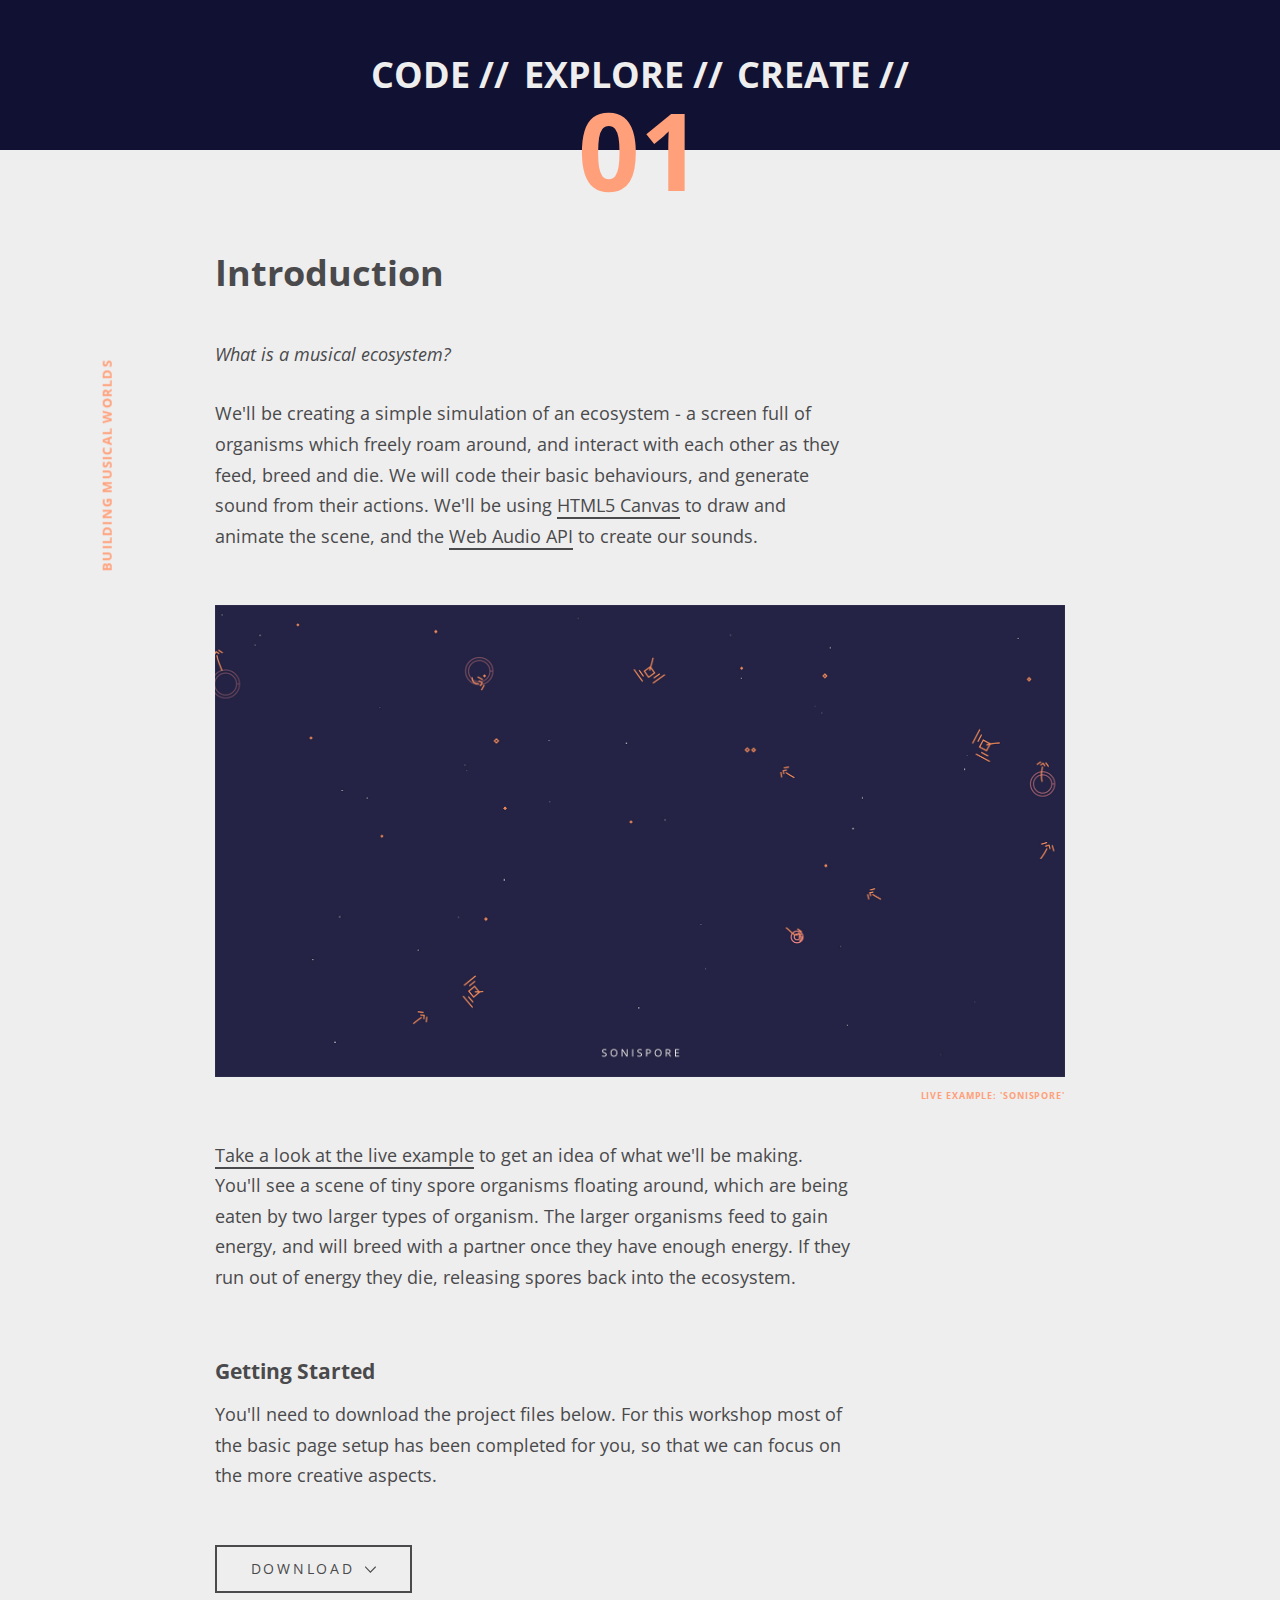
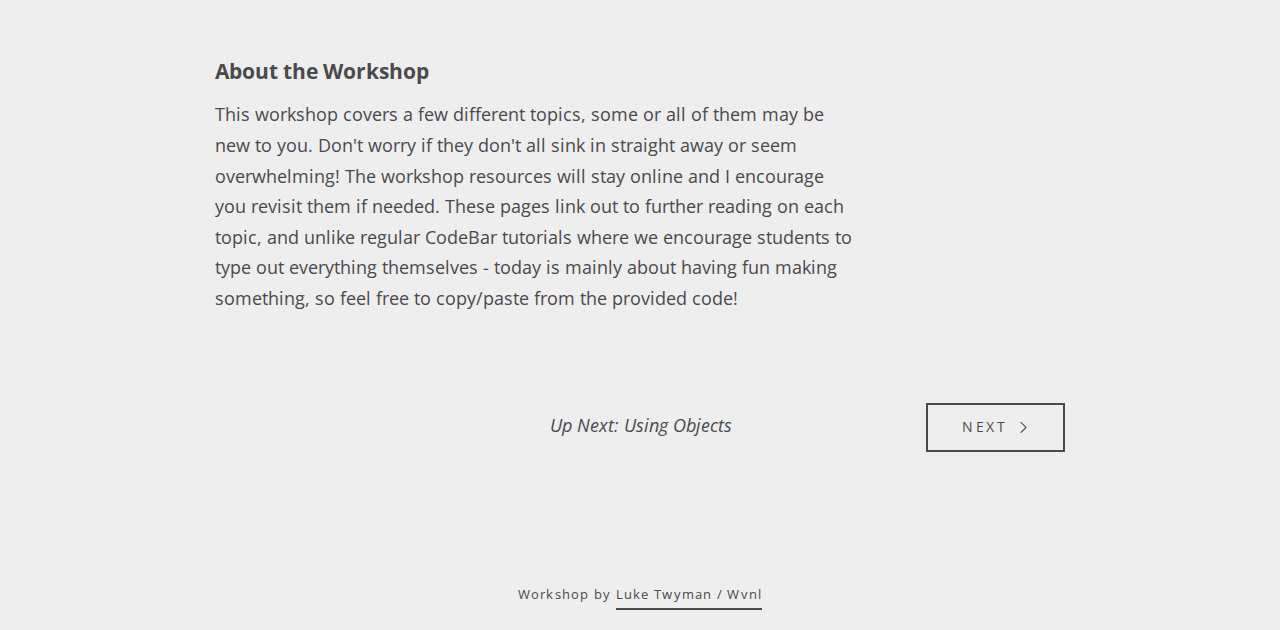
<file: index.html>
<!DOCTYPE html>
<html lang="en">
<head>
    <meta name="viewport" content="width=device-width, initial-scale=1">
    <meta charset="UTF-8">
    <title>CODE // EXPLORE // CREATE // DAY 1</title>

    <link href="css/style.css" rel="stylesheet" type="text/css" />
    <link href="css/atom.min.css" rel="stylesheet" type="text/css" />

    <script src="js/highlight.pack.js"></script>
    <script>hljs.initHighlightingOnLoad();</script>

    <link href="https://fonts.googleapis.com/css?family=Inconsolata:400,700|Open+Sans:400,700,i400" rel="stylesheet">

</head>

<body>

    <header>
        <div class='tt'>CODE //</div>
        <div class='tt'>EXPLORE //</div>
        <div class='tt'>CREATE //</div>
        <div id='day'>01</div>
    </header>

    <div id='sideText'>Building Musical Worlds</div>

    <div id='main'>
        <h1>Introduction</h1>
        <blockquote>What is a musical ecosystem?</blockquote>
        <p>We'll be creating a simple simulation of an ecosystem - a screen full of organisms which freely roam around, and interact with each other as they feed, breed and die. We will code their basic behaviours, and generate sound from their actions. We'll be using <a href='https://developer.mozilla.org/en-US/docs/Web/API/Canvas_API' target='_blank'>HTML5 Canvas</a> to draw and animate the scene, and the <a href='https://developer.mozilla.org/en-US/docs/Web/API/Web_Audio_API' target='_blank'>Web Audio API</a> to create our sounds.</p>

        <img src='img/sonispore.jpg'/>
        <div class='caption'>Live Example: 'Sonispore'</div>

        <p><a href='http://whitevinyldesign.com/sonispore' target='_blank'>Take a look at the live example</a> to get an idea of what we'll be making. You'll see a scene of tiny spore organisms floating around, which are being eaten by two larger types of organism. The larger organisms feed to gain energy, and will breed with a partner once they have enough energy. If they run out of energy they die, releasing spores back into the ecosystem.</p>

        <h3>Getting Started</h3>
        <p>You'll need to download the project files below. For this workshop most of the basic page setup has been completed for you, so that we can focus on the more creative aspects.</p>
        <div class='block'><a class='btn' href='Musical_Ecosystem.zip'>
            Download
            <div class='icon right'><SVG viewBox="0 0 100 100" preserveAspectRatio="none">
                <path d="M1 25  L50 75  L99 25" vector-effect="non-scaling-stroke" stroke="currentColor" stroke-width="1.1" fill="none"></path>
            </SVG></div>
        </a></div>

        <h3>About the Workshop</h3>
        <p>This workshop covers a few different topics, some or all of them may be new to you. Don't worry if they don't all sink in straight away or seem overwhelming! The workshop resources will stay online and I encourage you revisit them if needed. These pages link out to further reading on each topic, and unlike regular CodeBar tutorials where we encourage students to type out everything themselves - today is mainly about having fun making something, so feel free to copy/paste from the provided code!</p>


        <div id='buttons'>
            <a class='btn back zero'>
                <div class='icon left'><SVG viewBox="0 0 100 100" preserveAspectRatio="none">
                    <path d="M75 1  L25 50  L75 99" vector-effect="non-scaling-stroke" stroke="currentColor" stroke-width="1.1" fill="none"></path>
                </SVG></div>
                Back
            </a>

            <div id='nextSection'>Up Next: Using Objects</div>

            <a href='01-using-objects.html' class='btn next'>
                Next
                <div class='icon right'><SVG viewBox="0 0 100 100" preserveAspectRatio="none">
                    <path d="M25 1  L75 50  L25 99" vector-effect="non-scaling-stroke" stroke="currentColor" stroke-width="1.1" fill="none"></path>
                </SVG></div>
            </a>
        </div>

        <div id='footer' class='small'>
            Workshop by <a href='http://twitter.com/whitevinyluk' target='_blank'>Luke Twyman / Wvnl</a>
        </div>


    </div>


</body>
</html>
</file>
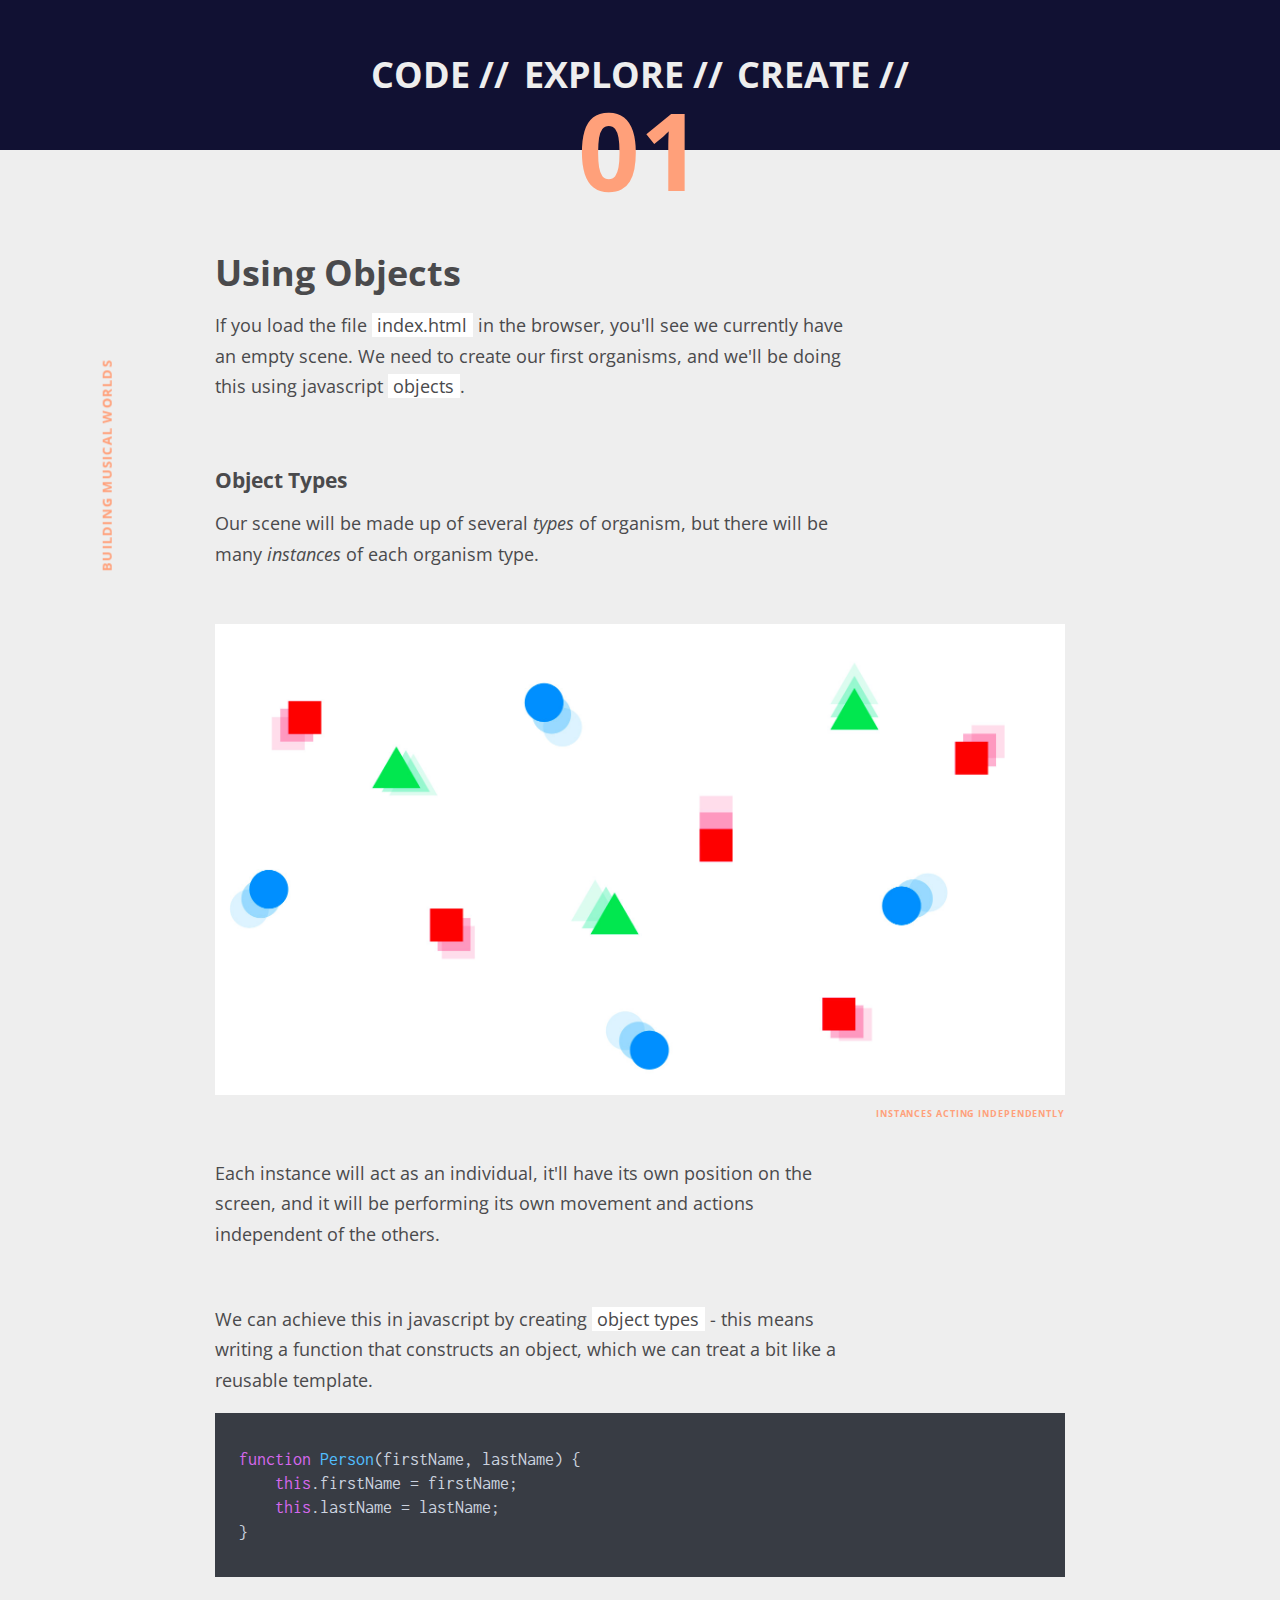
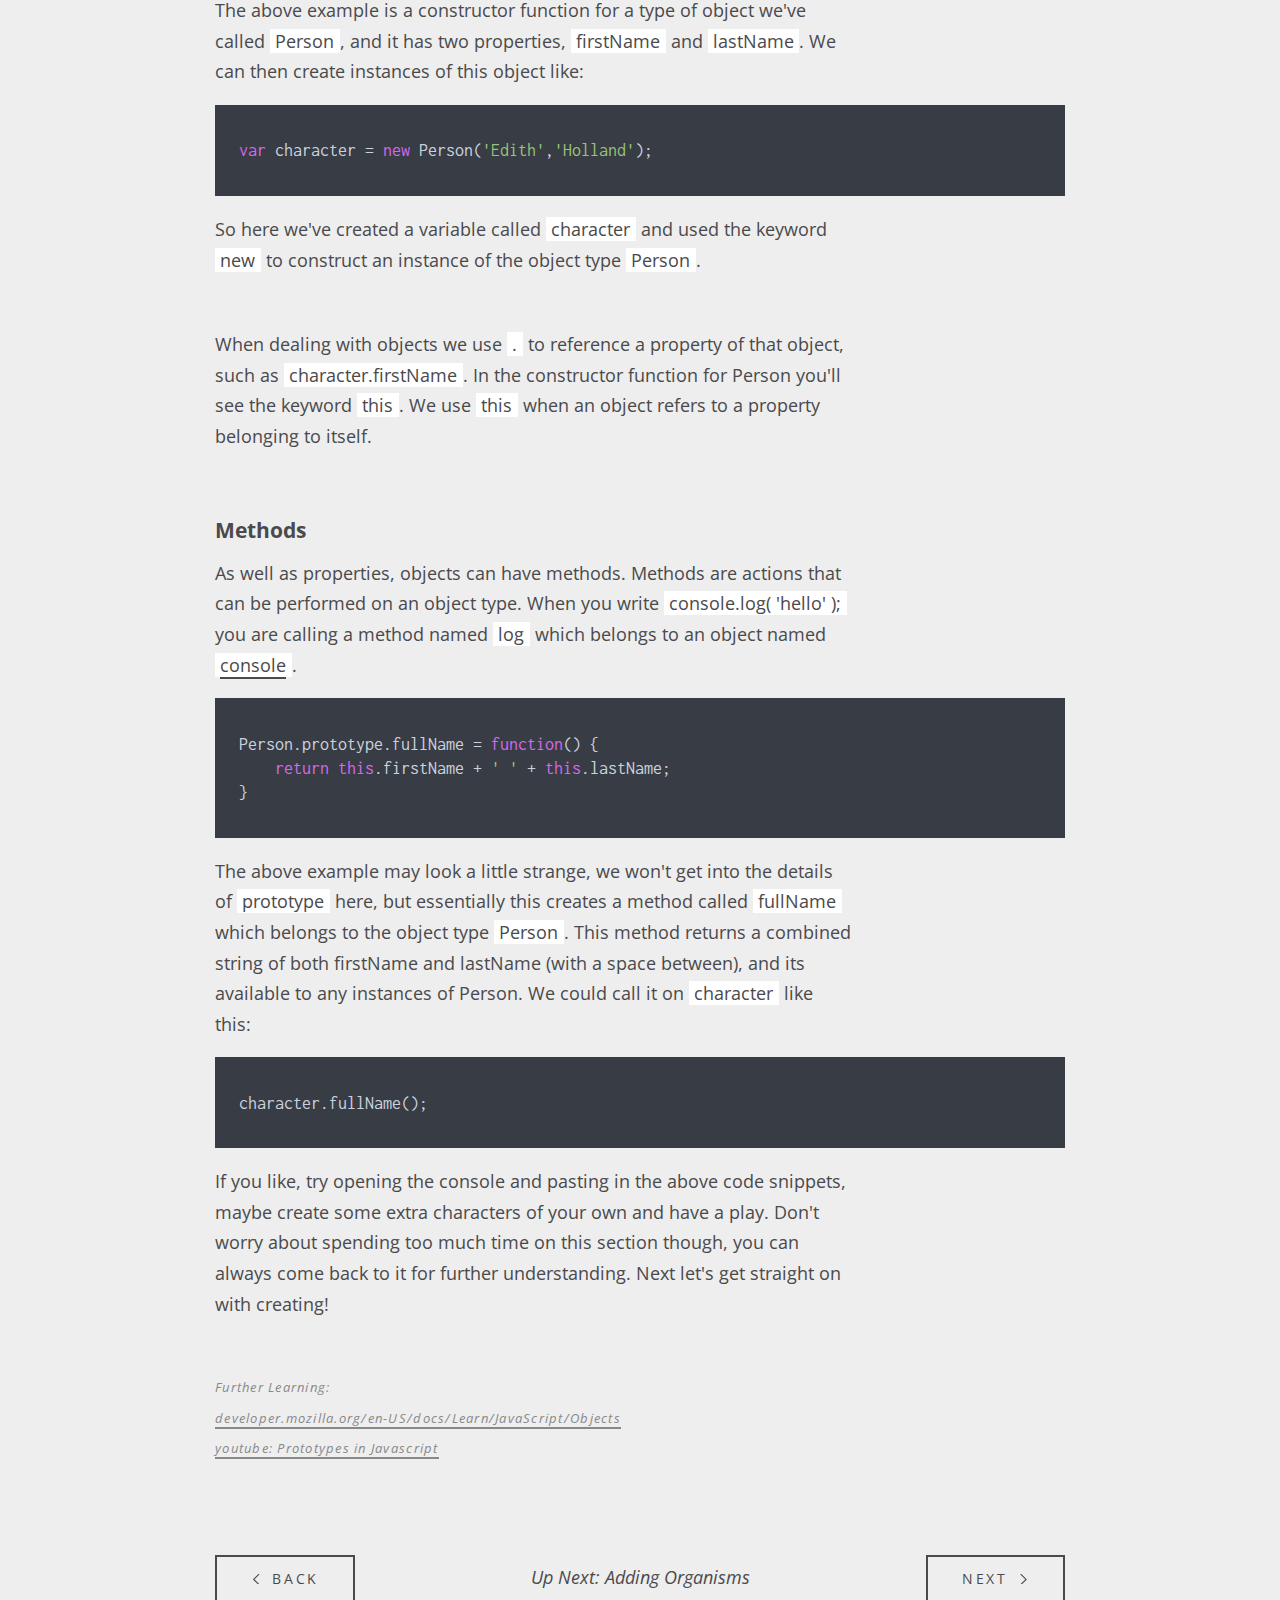
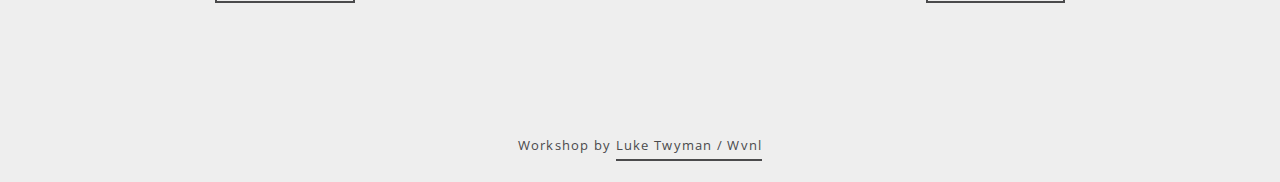
<file: 01-using-objects.html>
<!DOCTYPE html>
<html lang="en">
<head>
    <meta name="viewport" content="width=device-width, initial-scale=1">
    <meta charset="UTF-8">
    <title>CODE // EXPLORE // CREATE // DAY 1</title>

    <link href="css/style.css" rel="stylesheet" type="text/css" />
    <link href="css/atom.min.css" rel="stylesheet" type="text/css" />

    <script src="js/highlight.pack.js"></script>
    <script>hljs.initHighlightingOnLoad();</script>

    <link href="https://fonts.googleapis.com/css?family=Inconsolata:400,700|Open+Sans:400,700,i400" rel="stylesheet">

</head>

<body>

    <header>
        <div class='tt'>CODE //</div>
        <div class='tt'>EXPLORE //</div>
        <div class='tt'>CREATE //</div>
        <div id='day'>01</div>
    </header>

    <div id='sideText'>Building Musical Worlds</div>

    <div id='main'>
        <h1>Using Objects</h1>
        <p>If you load the file <mark>index.html</mark> in the browser, you'll see we currently have an empty scene. We need to create our first organisms, and we'll be doing this using javascript <mark>objects</mark>.</p>

        <h3>Object Types</h3>
        <p>Our scene will be made up of several <em>types</em> of organism, but there will be many <em>instances</em> of each organism type.</p>

        <img src='img/instances.jpg'/>
        <div class='caption'>Instances acting independently</div>

        <p>Each instance will act as an individual, it'll have its own position on the screen, and it will be performing its own movement and actions independent of the others.</p>

        <p class='short'>We can achieve this in javascript by creating <mark>object types</mark> - this means writing a function that constructs an object, which we can treat a bit like a reusable template.</p>

        <pre><code class='js'>
function Person(firstName, lastName) {
    this.firstName = firstName;
    this.lastName = lastName;
}
        </code></pre>

        <p class='short'>The above example is a constructor function for a type of object we've called <mark>Person</mark>, and it has two properties, <mark>firstName</mark> and <mark>lastName</mark>. We can then create instances of this object like:</p>

        <pre><code class='js'>
var character = new Person('Edith','Holland');
        </code></pre>

        <p>So here we've created a variable called <mark>character</mark> and used the keyword <mark>new</mark> to construct an instance of the object type <mark>Person</mark>.</p>

        <p>When dealing with objects we use <mark>.</mark> to reference a property of that object, such as <mark>character.firstName</mark>. In the constructor function for Person you'll see the keyword <mark>this</mark>. We use <mark>this</mark> when an object refers to a property belonging to itself.</p>

        <h3>Methods</h3>
        <p class='short'>As well as properties, objects can have methods. Methods are actions that can be performed on an object type. When you write <mark>console.log( 'hello' );</mark> you are calling a method named <mark>log</mark> which belongs to an object named <mark><a href='https://developer.mozilla.org/en-US/docs/Web/API/Console' target='_blank'>console</a></mark>.</p>

        <pre><code class='js'>
Person.prototype.fullName = function() {
    return this.firstName + ' ' + this.lastName;
}
        </code></pre>
        <p class='short'>The above example may look a little strange, we won't get into the details of <mark>prototype</mark> here, but essentially this creates a method called <mark>fullName</mark> which belongs to the object type <mark>Person</mark>. This method returns a combined string of both firstName and lastName (with a space between), and its available to any instances of Person. We could call it on <mark>character</mark> like this:</p>

        <pre><code class='js'>
character.fullName();
        </code></pre>

        <p>If you like, try opening the console and pasting in the above code snippets, maybe create some extra characters of your own and have a play. Don't worry about spending too much time on this section though, you can always come back to it for further understanding. Next let's get straight on with creating!</p>

        <div class='further'>
            Further Learning:<br />
            <a href='https://developer.mozilla.org/en-US/docs/Learn/JavaScript/Objects' target='_blank'>developer.mozilla.org/en-US/docs/Learn/JavaScript/Objects</a><br />
            <a href='https://www.youtube.com/watch?v=hS_WqkyUah8' target='_blank'>youtube: Prototypes in Javascript</a>
        </div>

        <div id='buttons'>
            <a href='index.html' class='btn back'>
                <div class='icon left'><SVG viewBox="0 0 100 100" preserveAspectRatio="none">
                    <path d="M75 1  L25 50  L75 99" vector-effect="non-scaling-stroke" stroke="currentColor" stroke-width="1.1" fill="none"></path>
                </SVG></div>
                Back
            </a>

            <div id='nextSection'>Up Next: Adding Organisms</div>

            <a href='02-adding-organisms.html' class='btn next'>
                Next
                <div class='icon right'><SVG viewBox="0 0 100 100" preserveAspectRatio="none">
                    <path d="M25 1  L75 50  L25 99" vector-effect="non-scaling-stroke" stroke="currentColor" stroke-width="1.1" fill="none"></path>
                </SVG></div>
            </a>
        </div>

        <div id='footer' class='small'>
            Workshop by <a href='http://twitter.com/whitevinyluk' target='_blank'>Luke Twyman / Wvnl</a>
        </div>


    </div>


</body>
</html>
</file>
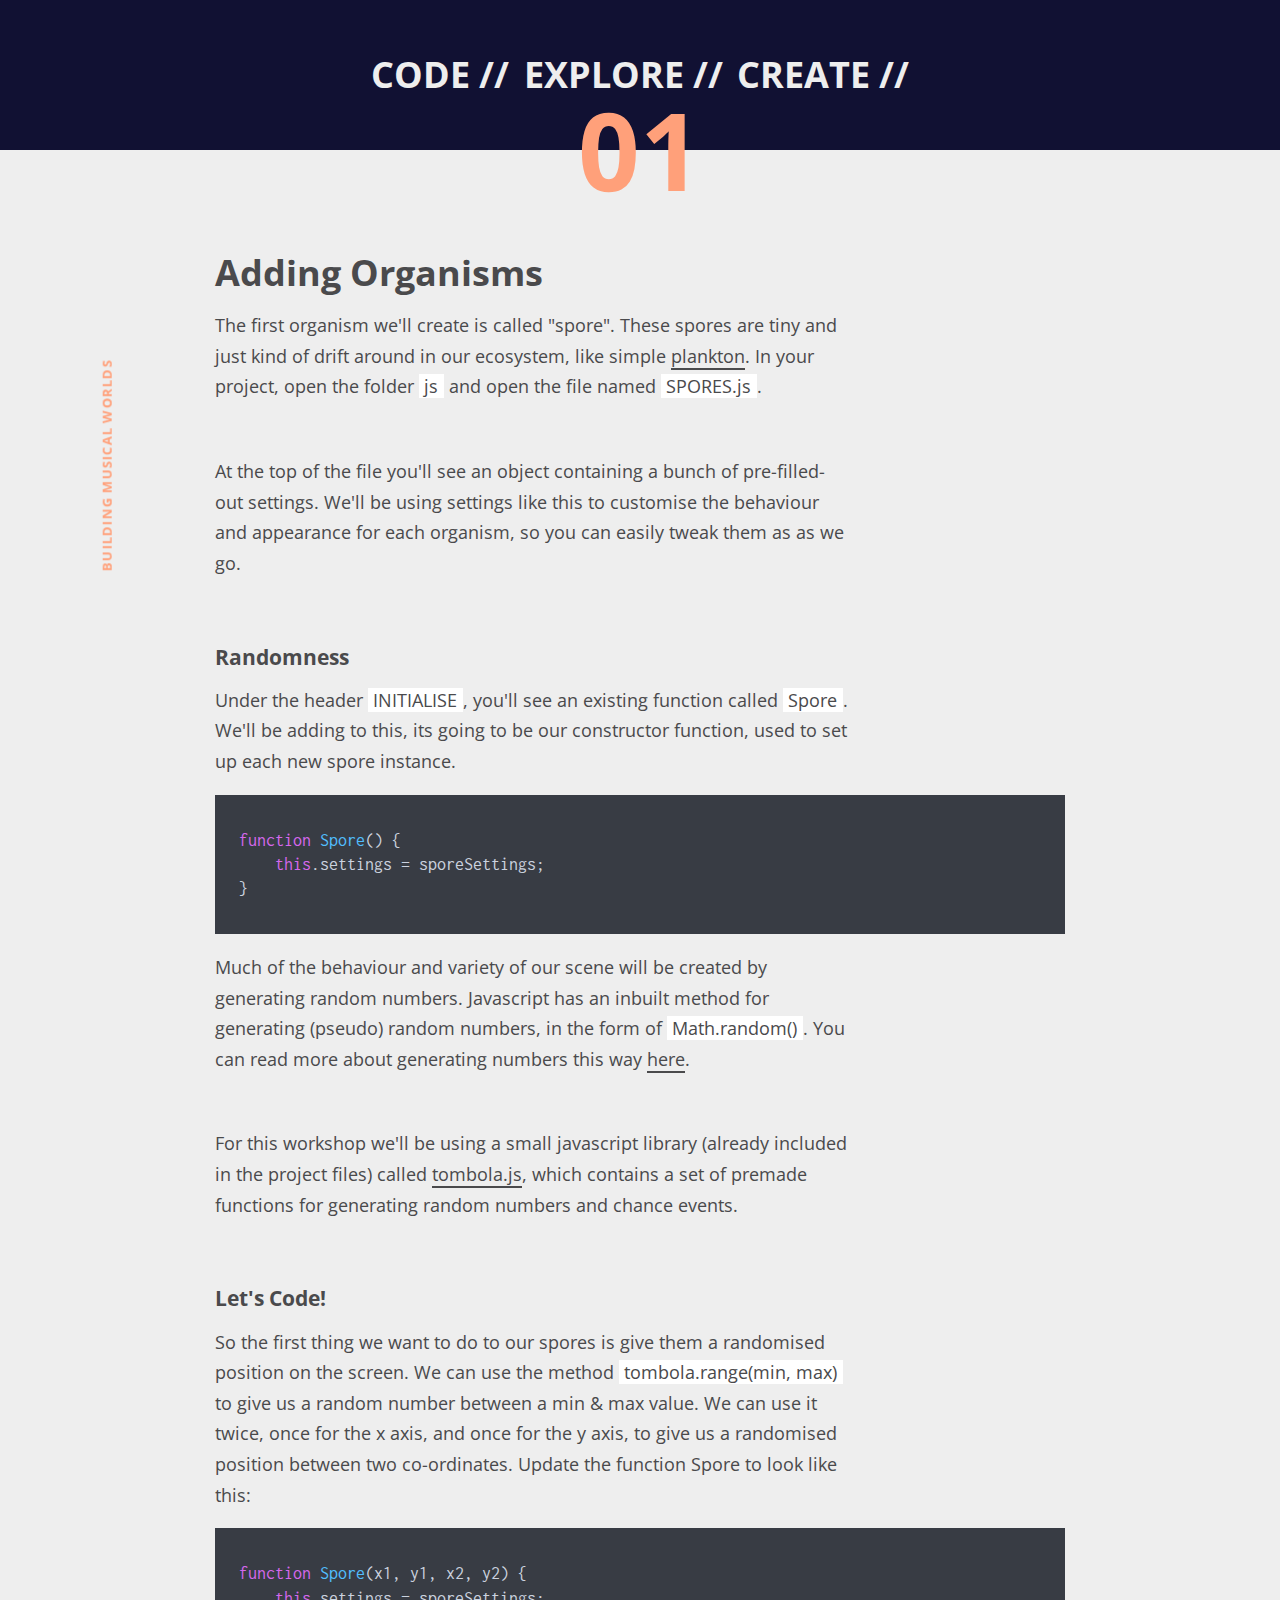
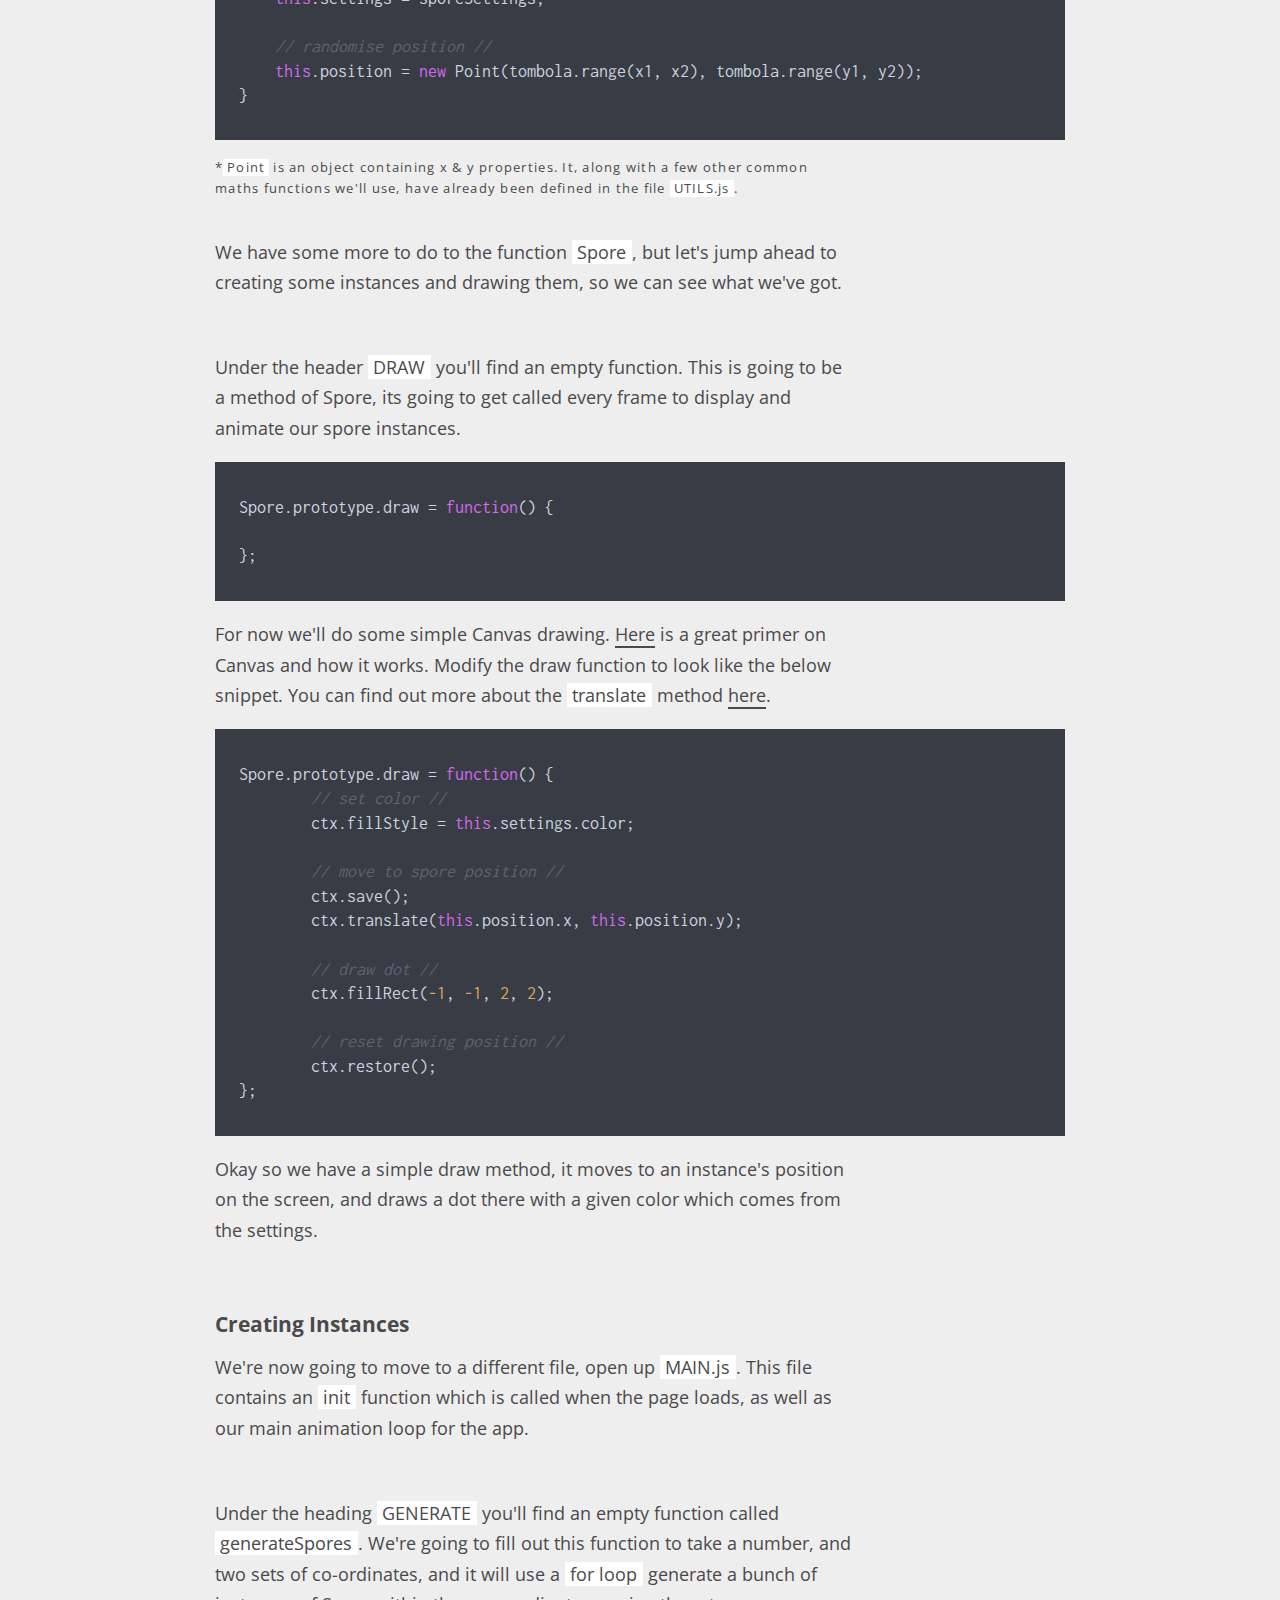
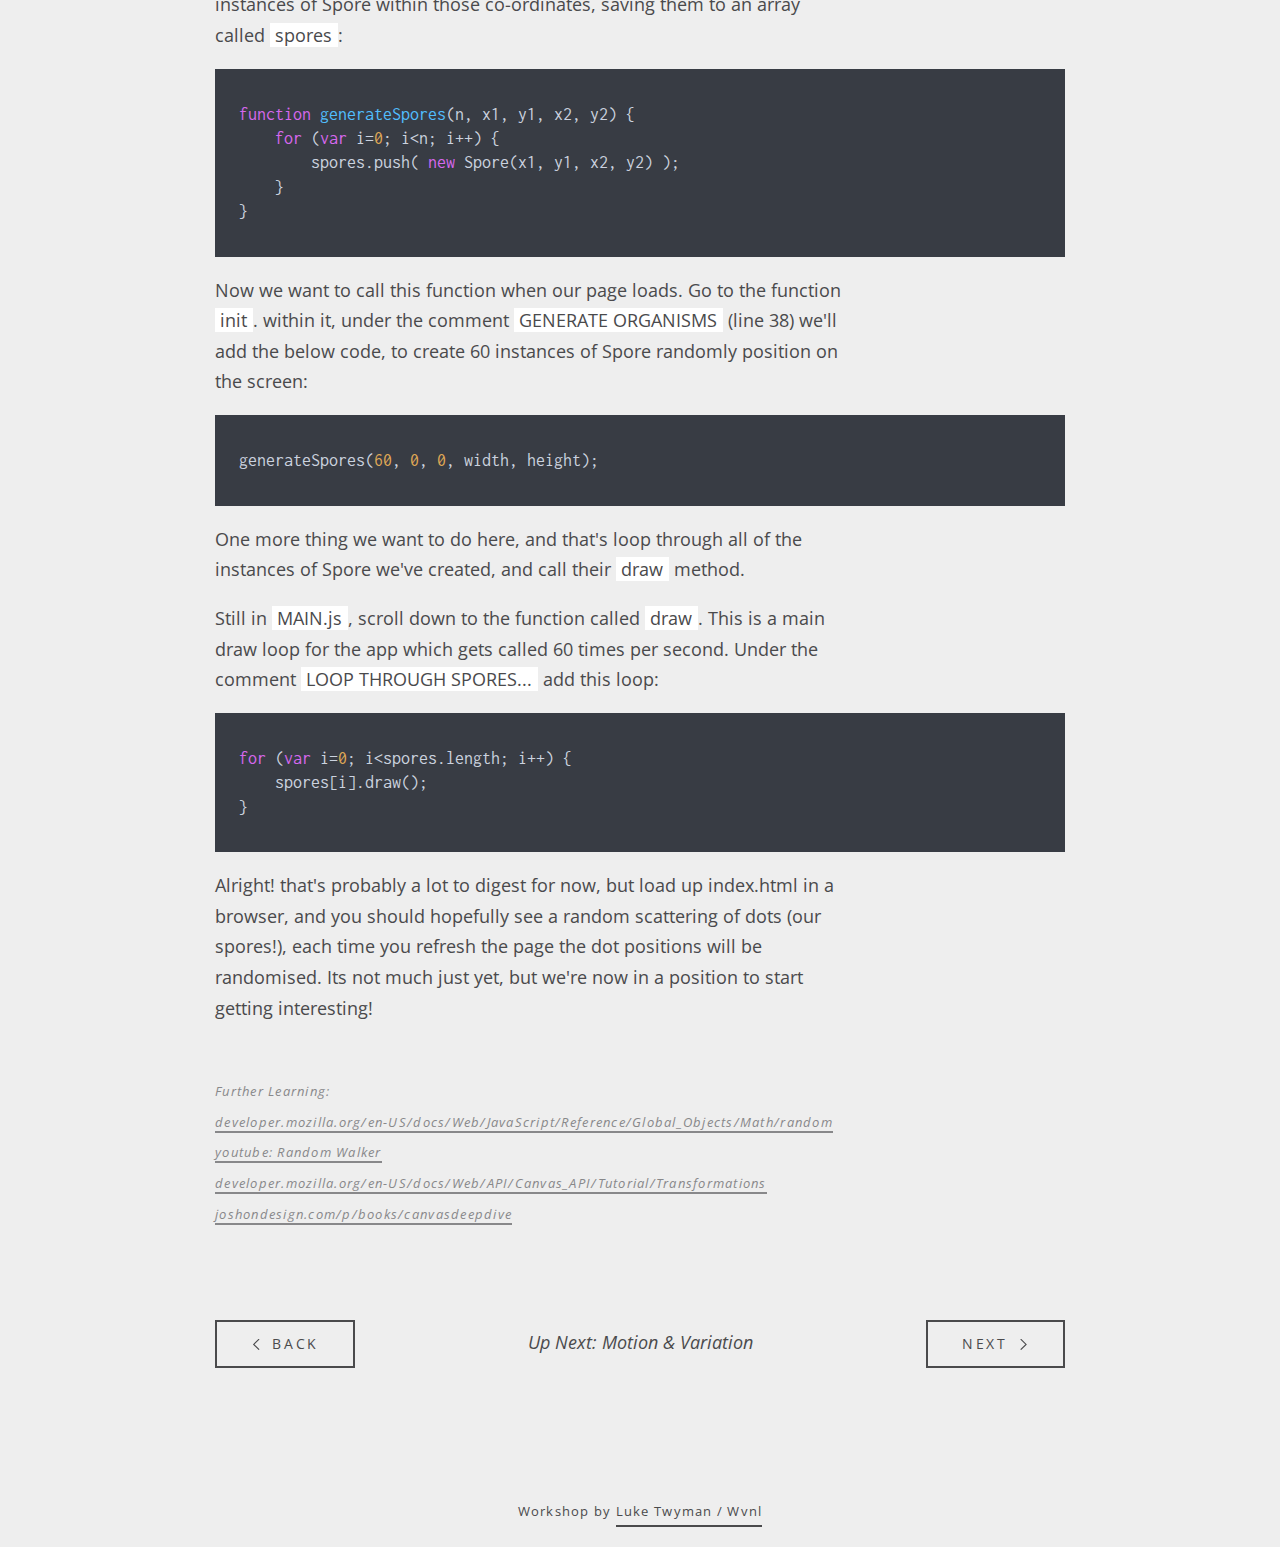
<file: 02-adding-organisms.html>
<!DOCTYPE html>
<html lang="en">
<head>
    <meta name="viewport" content="width=device-width, initial-scale=1">
    <meta charset="UTF-8">
    <title>CODE // EXPLORE // CREATE // DAY 1</title>

    <link href="css/style.css" rel="stylesheet" type="text/css" />
    <link href="css/atom.min.css" rel="stylesheet" type="text/css" />

    <script src="js/highlight.pack.js"></script>
    <script>hljs.initHighlightingOnLoad();</script>

    <link href="https://fonts.googleapis.com/css?family=Inconsolata:400,700|Open+Sans:400,700,i400" rel="stylesheet">

</head>

<body>

    <header>
        <div class='tt'>CODE //</div>
        <div class='tt'>EXPLORE //</div>
        <div class='tt'>CREATE //</div>
        <div id='day'>01</div>
    </header>

    <div id='sideText'>Building Musical Worlds</div>

    <div id='main'>
        <h1>Adding Organisms</h1>
        <p>The first organism we'll create is called "spore". These spores are tiny and just kind of drift around in our ecosystem, like simple <a href='https://en.wikipedia.org/wiki/Plankton' target='_blank'>plankton</a>. In your project, open the folder <mark>js</mark> and open the file named <mark>SPORES.js</mark>.</p>

        <p>At the top of the file you'll see an object containing a bunch of pre-filled-out settings. We'll be using settings like this to customise the behaviour and appearance for each organism, so you can easily tweak them as as we go.</p>

        <h3>Randomness</h3>
        <p class='short'>Under the header <mark>INITIALISE</mark>, you'll see an existing function called <mark>Spore</mark>. We'll be adding to this, its going to be our constructor function, used to set up each new spore instance.</p>

        <pre><code class='js'>
function Spore() {
    this.settings = sporeSettings;
}
        </code></pre>

        <p>Much of the behaviour and variety of our scene will be created by generating random numbers. Javascript has an inbuilt method for generating (pseudo) random numbers, in the form of <mark>Math.random()</mark>. You can read more about generating numbers this way <a href='https://developer.mozilla.org/en-US/docs/Web/JavaScript/Reference/Global_Objects/Math/random' target='_blank'>here</a>.</p>

        <p>For this workshop we'll be using a small javascript library (already included in the project files) called <a href='https://github.com/Whitevinyl/tombola.js' target='_blank'>tombola.js</a>, which contains a set of premade functions for generating random numbers and chance events.</p>

        <h3>Let's Code!</h3>
        <p class='short'>So the first thing we want to do to our spores is give them a randomised position on the screen. We can use the method <mark>tombola.range(min, max)</mark> to give us a random number between a min & max value. We can use it twice, once for the x axis, and once for the y axis, to give us a randomised position between two co-ordinates. Update the function Spore to look like this:</p>

        <pre><code class='js'>
function Spore(x1, y1, x2, y2) {
    this.settings = sporeSettings;

    // randomise position //
    this.position = new Point(tombola.range(x1, x2), tombola.range(y1, y2));
}
        </code></pre>

        <p class='small'>*<mark>Point</mark> is an object containing x & y properties. It, along with a few other common maths functions we'll use, have already been defined in the file <mark>UTILS.js</mark>.</p>

        <p>We have some more to do to the function <mark>Spore</mark>, but let's jump ahead to creating some instances and drawing them, so we can see what we've got.</p>

        <p class='short'>Under the header <mark>DRAW</mark> you'll find an empty function. This is going to be a method of Spore, its going to get called every frame to display and animate our spore instances.</p>

        <pre><code class='js'>
Spore.prototype.draw = function() {

};
        </code></pre>

        <p class='short'>For now we'll do some simple Canvas drawing. <a href='https://joshondesign.com/p/books/canvasdeepdive/chapter01.html' target='_blank'>Here</a> is a great primer on Canvas and how it works. Modify the draw function to look like the below snippet. You can find out more about the <mark>translate</mark> method <a href='https://developer.mozilla.org/en-US/docs/Web/API/Canvas_API/Tutorial/Transformations' target='_blank'>here</a>.</p>

        <pre><code class='js'>
Spore.prototype.draw = function() {
        // set color //
        ctx.fillStyle = this.settings.color;

        // move to spore position //
        ctx.save();
        ctx.translate(this.position.x, this.position.y);

        // draw dot //
        ctx.fillRect(-1, -1, 2, 2);

        // reset drawing position //
        ctx.restore();
};
        </code></pre>

        <p>Okay so we have a simple draw method, it moves to an instance's position on the screen, and draws a dot there with a given color which comes from the settings.</p>

        <h3>Creating Instances</h3>
        <p>We're now going to move to a different file, open up <mark>MAIN.js</mark>. This file contains an <mark>init</mark> function which is called when the page loads, as well as our main animation loop for the app.</p>

        <p class='short'>Under the heading <mark>GENERATE</mark> you'll find an empty function called <mark>generateSpores</mark>. We're going to fill out this function to take a number, and two sets of co-ordinates, and it will use a <mark>for loop</mark> generate a bunch of instances of Spore within those co-ordinates, saving them to an array called <mark>spores</mark>:</p>

        <pre><code class='js'>
function generateSpores(n, x1, y1, x2, y2) {
    for (var i=0; i&lt;n; i++) {
        spores.push( new Spore(x1, y1, x2, y2) );
    }
}
        </code></pre>

        <p class='short'>Now we want to call this function when our page loads. Go to the function <mark>init</mark>. within it, under the comment <mark>GENERATE ORGANISMS</mark> (line 38) we'll add the below code, to create 60 instances of Spore randomly position on the screen:</p>

        <pre><code class='js'>
generateSpores(60, 0, 0, width, height);
        </code></pre>

        <p class='short'>One more thing we want to do here, and that's loop through all of the instances of Spore we've created, and call their <mark>draw</mark> method.</p>
        <p class='short'>Still in <mark>MAIN.js</mark>, scroll down to the function called <mark>draw</mark>. This is a main draw loop for the app which gets called 60 times per second. Under the comment <mark>LOOP THROUGH SPORES...</mark> add this loop:</p>

        <pre><code class='js'>
for (var i=0; i&lt;spores.length; i++) {
    spores[i].draw();
}
        </code></pre>

        <p>Alright! that's probably a lot to digest for now, but load up <marker>index.html</marker> in a browser, and you should hopefully see a random scattering of dots (our spores!), each time you refresh the page the dot positions will be randomised. Its not much just yet, but we're now in a position to start getting interesting!</p>

        <div class='further'>
            Further Learning:<br />
            <a href='https://developer.mozilla.org/en-US/docs/Web/JavaScript/Reference/Global_Objects/Math/random' target='_blank'>developer.mozilla.org/en-US/docs/Web/JavaScript/Reference/Global_Objects/Math/random</a><br />
            <a href='https://www.youtube.com/watch?v=l__fEY1xanY' target='_blank'>youtube: Random Walker</a><br />
            <a href='https://developer.mozilla.org/en-US/docs/Web/API/Canvas_API/Tutorial/Transformations' target='_blank'>developer.mozilla.org/en-US/docs/Web/API/Canvas_API/Tutorial/Transformations</a><br />
            <a href='https://joshondesign.com/p/books/canvasdeepdive/chapter01.html' target='_blank'>joshondesign.com/p/books/canvasdeepdive</a>
        </div>

        <div id='buttons'>
            <a href='01-using-objects.html' class='btn back'>
                <div class='icon left'><SVG viewBox="0 0 100 100" preserveAspectRatio="none">
                    <path d="M75 1  L25 50  L75 99" vector-effect="non-scaling-stroke" stroke="currentColor" stroke-width="1.1" fill="none"></path>
                </SVG></div>
                Back
            </a>

            <div id='nextSection'>Up Next: Motion & Variation</div>

            <a href='03-motion-variation.html' class='btn next'>
                Next
                <div class='icon right'><SVG viewBox="0 0 100 100" preserveAspectRatio="none">
                    <path d="M25 1  L75 50  L25 99" vector-effect="non-scaling-stroke" stroke="currentColor" stroke-width="1.1" fill="none"></path>
                </SVG></div>
            </a>
        </div>

        <div id='footer' class='small'>
            Workshop by <a href='http://twitter.com/whitevinyluk' target='_blank'>Luke Twyman / Wvnl</a>
        </div>


    </div>


</body>
</html>
</file>
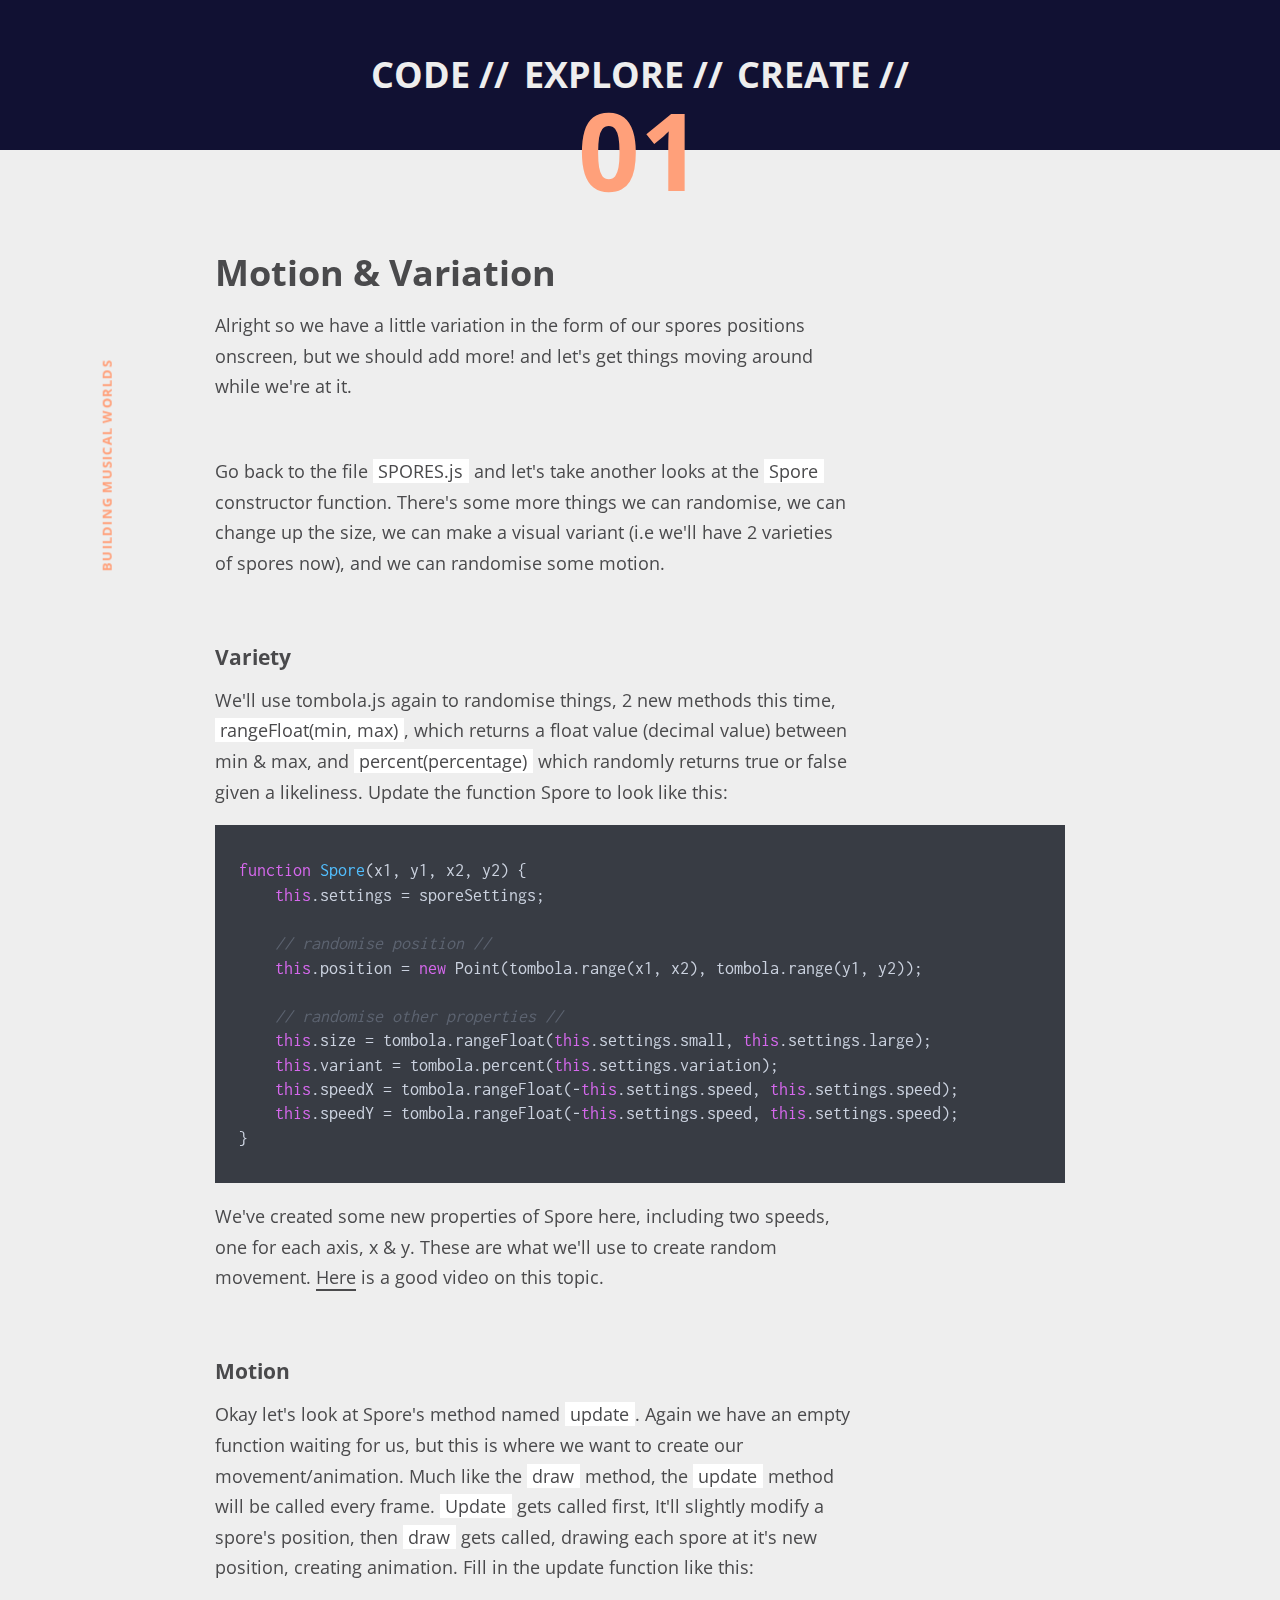
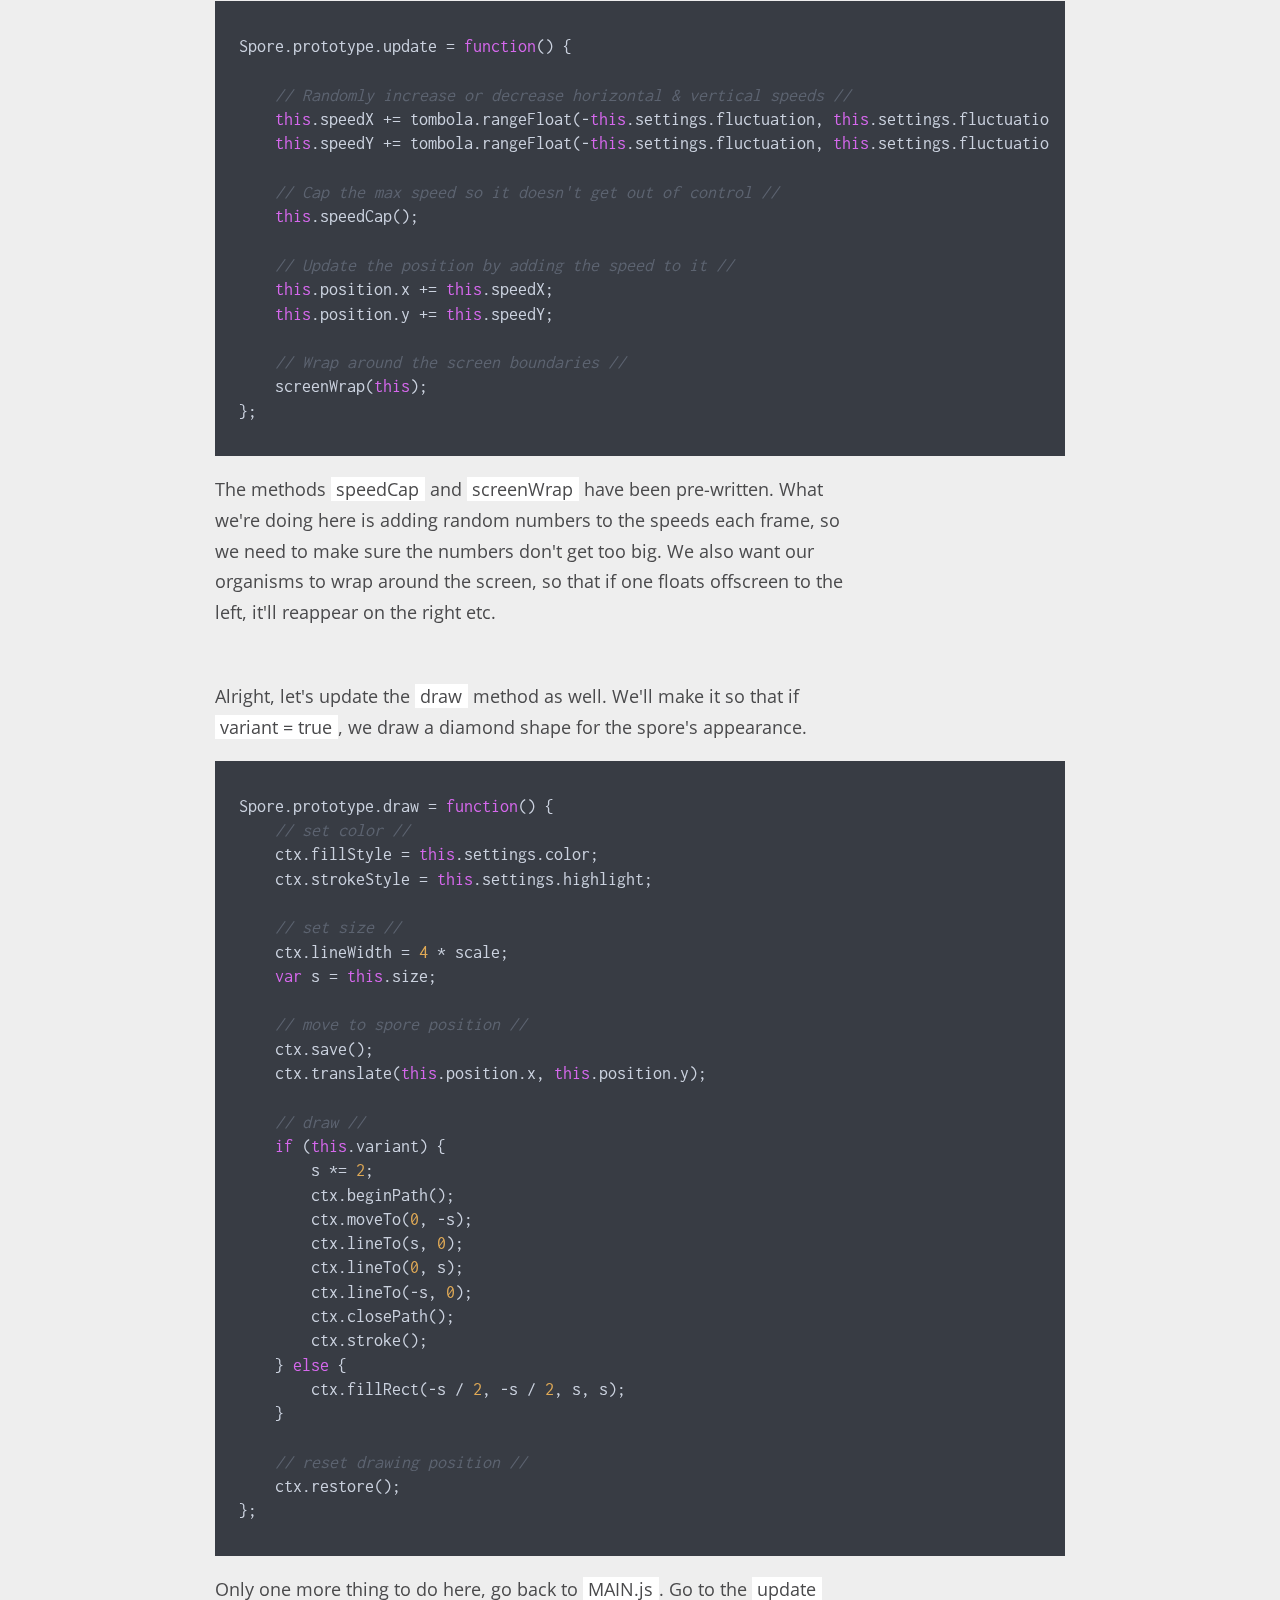
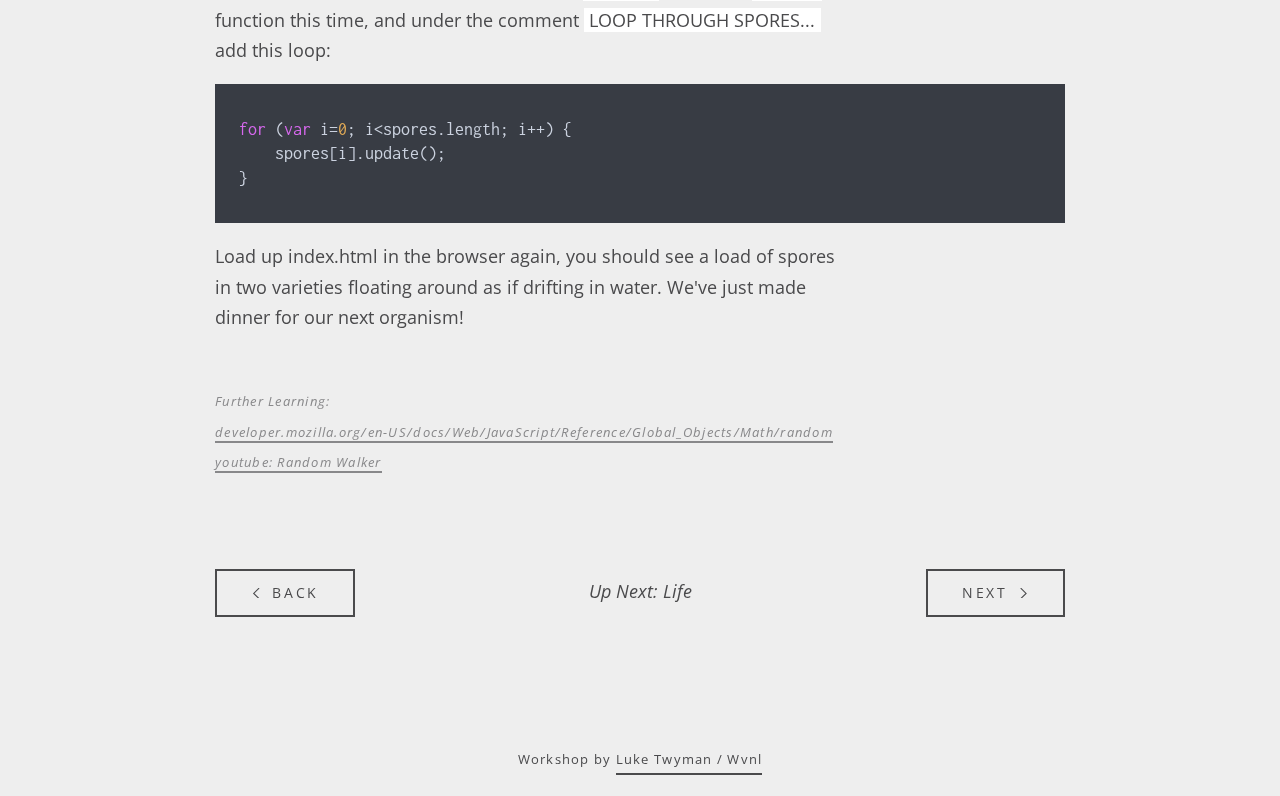
<file: 03-motion-variation.html>
<!DOCTYPE html>
<html lang="en">
<head>
    <meta name="viewport" content="width=device-width, initial-scale=1">
    <meta charset="UTF-8">
    <title>CODE // EXPLORE // CREATE // DAY 1</title>

    <link href="css/style.css" rel="stylesheet" type="text/css" />
    <link href="css/atom.min.css" rel="stylesheet" type="text/css" />

    <script src="js/highlight.pack.js"></script>
    <script>hljs.initHighlightingOnLoad();</script>

    <link href="https://fonts.googleapis.com/css?family=Inconsolata:400,700|Open+Sans:400,700,i400" rel="stylesheet">

</head>

<body>

    <header>
        <div class='tt'>CODE //</div>
        <div class='tt'>EXPLORE //</div>
        <div class='tt'>CREATE //</div>
        <div id='day'>01</div>
    </header>

    <div id='sideText'>Building Musical Worlds</div>

    <div id='main'>
        <h1>Motion & Variation</h1>
        <p>Alright so we have a little variation in the form of our spores positions onscreen, but we should add more! and let's get things moving around while we're at it.</p>

        <p>Go back to the file <mark>SPORES.js</mark> and let's take another looks at the <mark>Spore</mark> constructor function. There's some more things we can randomise, we can change up the size, we can make a visual variant (i.e we'll have 2 varieties of spores now), and we can randomise some motion.</p>

        <h3>Variety</h3>
        <p class='short'>We'll use tombola.js again to randomise things, 2 new methods this time, <mark>rangeFloat(min, max)</mark>, which returns a float value (decimal value) between min & max, and <mark>percent(percentage)</mark> which randomly returns true or false given a likeliness. Update the function Spore to look like this:</p>

        <pre><code class='js'>
function Spore(x1, y1, x2, y2) {
    this.settings = sporeSettings;

    // randomise position //
    this.position = new Point(tombola.range(x1, x2), tombola.range(y1, y2));

    // randomise other properties //
    this.size = tombola.rangeFloat(this.settings.small, this.settings.large);
    this.variant = tombola.percent(this.settings.variation);
    this.speedX = tombola.rangeFloat(-this.settings.speed, this.settings.speed);
    this.speedY = tombola.rangeFloat(-this.settings.speed, this.settings.speed);
}
        </code></pre>

        <p>We've created some new properties of Spore here, including two speeds, one for each axis, x & y. These are what we'll use to create random movement. <a href='https://www.youtube.com/watch?v=l__fEY1xanY' target='_blank'>Here</a> is a good video on this topic.</p>

        <h3>Motion</h3>
        <p class='short'>Okay let's look at Spore's method named <mark>update</mark>. Again we have an empty function waiting for us, but this is where we want to create our movement/animation. Much like the <mark>draw</mark> method, the <mark>update</mark> method will be called every frame. <mark>Update</mark> gets called first, It'll slightly modify a spore's position, then <mark>draw</mark> gets called, drawing each spore at it's new position, creating animation. Fill in the update function like this:</p>

        <pre><code class='js'>
Spore.prototype.update = function() {

    // Randomly increase or decrease horizontal & vertical speeds //
    this.speedX += tombola.rangeFloat(-this.settings.fluctuation, this.settings.fluctuation);
    this.speedY += tombola.rangeFloat(-this.settings.fluctuation, this.settings.fluctuation);

    // Cap the max speed so it doesn't get out of control //
    this.speedCap();

    // Update the position by adding the speed to it //
    this.position.x += this.speedX;
    this.position.y += this.speedY;

    // Wrap around the screen boundaries //
    screenWrap(this);
};
        </code></pre>

        <p>The methods <mark>speedCap</mark> and <mark>screenWrap</mark> have been pre-written. What we're doing here is adding random numbers to the speeds each frame, so we need to make sure the numbers don't get too big. We also want our organisms to wrap around the screen, so that if one floats offscreen to the left, it'll reappear on the right etc.</p>

        <p class='short'>Alright, let's update the <mark>draw</mark> method as well. We'll make it so that if <mark>variant = true</mark>, we draw a diamond shape for the spore's appearance.</p>
        <pre><code class='js'>
Spore.prototype.draw = function() {
    // set color //
    ctx.fillStyle = this.settings.color;
    ctx.strokeStyle = this.settings.highlight;

    // set size //
    ctx.lineWidth = 4 * scale;
    var s = this.size;

    // move to spore position //
    ctx.save();
    ctx.translate(this.position.x, this.position.y);

    // draw //
    if (this.variant) {
        s *= 2;
        ctx.beginPath();
        ctx.moveTo(0, -s);
        ctx.lineTo(s, 0);
        ctx.lineTo(0, s);
        ctx.lineTo(-s, 0);
        ctx.closePath();
        ctx.stroke();
    } else {
        ctx.fillRect(-s / 2, -s / 2, s, s);
    }

    // reset drawing position //
    ctx.restore();
};
        </code></pre>

        <p class='short'>Only one more thing to do here, go back to <mark>MAIN.js</mark>. Go to the <mark>update</mark> function this time, and under the comment <mark>LOOP THROUGH SPORES...</mark> add this loop:</p>

        <pre><code class='js'>
for (var i=0; i&lt;spores.length; i++) {
    spores[i].update();
}
        </code></pre>

        <p>Load up index.html in the browser again, you should see a load of spores in two varieties floating around as if drifting in water. We've just made dinner for our next organism!</p>

        <div class='further'>
            Further Learning:<br />
            <a href='https://developer.mozilla.org/en-US/docs/Web/JavaScript/Reference/Global_Objects/Math/random' target='_blank'>developer.mozilla.org/en-US/docs/Web/JavaScript/Reference/Global_Objects/Math/random</a><br />
            <a href='https://www.youtube.com/watch?v=l__fEY1xanY' target='_blank'>youtube: Random Walker</a>
        </div>

        <div id='buttons'>
            <a href='02-adding-organisms.html' class='btn back'>
                <div class='icon left'><SVG viewBox="0 0 100 100" preserveAspectRatio="none">
                    <path d="M75 1  L25 50  L75 99" vector-effect="non-scaling-stroke" stroke="currentColor" stroke-width="1.1" fill="none"></path>
                </SVG></div>
                Back
            </a>

            <div id='nextSection'>Up Next: Life</div>

            <a href='04-life.html' class='btn next'>
                Next
                <div class='icon right'><SVG viewBox="0 0 100 100" preserveAspectRatio="none">
                    <path d="M25 1  L75 50  L25 99" vector-effect="non-scaling-stroke" stroke="currentColor" stroke-width="1.1" fill="none"></path>
                </SVG></div>
            </a>
        </div>

        <div id='footer' class='small'>
            Workshop by <a href='http://twitter.com/whitevinyluk' target='_blank'>Luke Twyman / Wvnl</a>
        </div>


    </div>


</body>
</html>
</file>
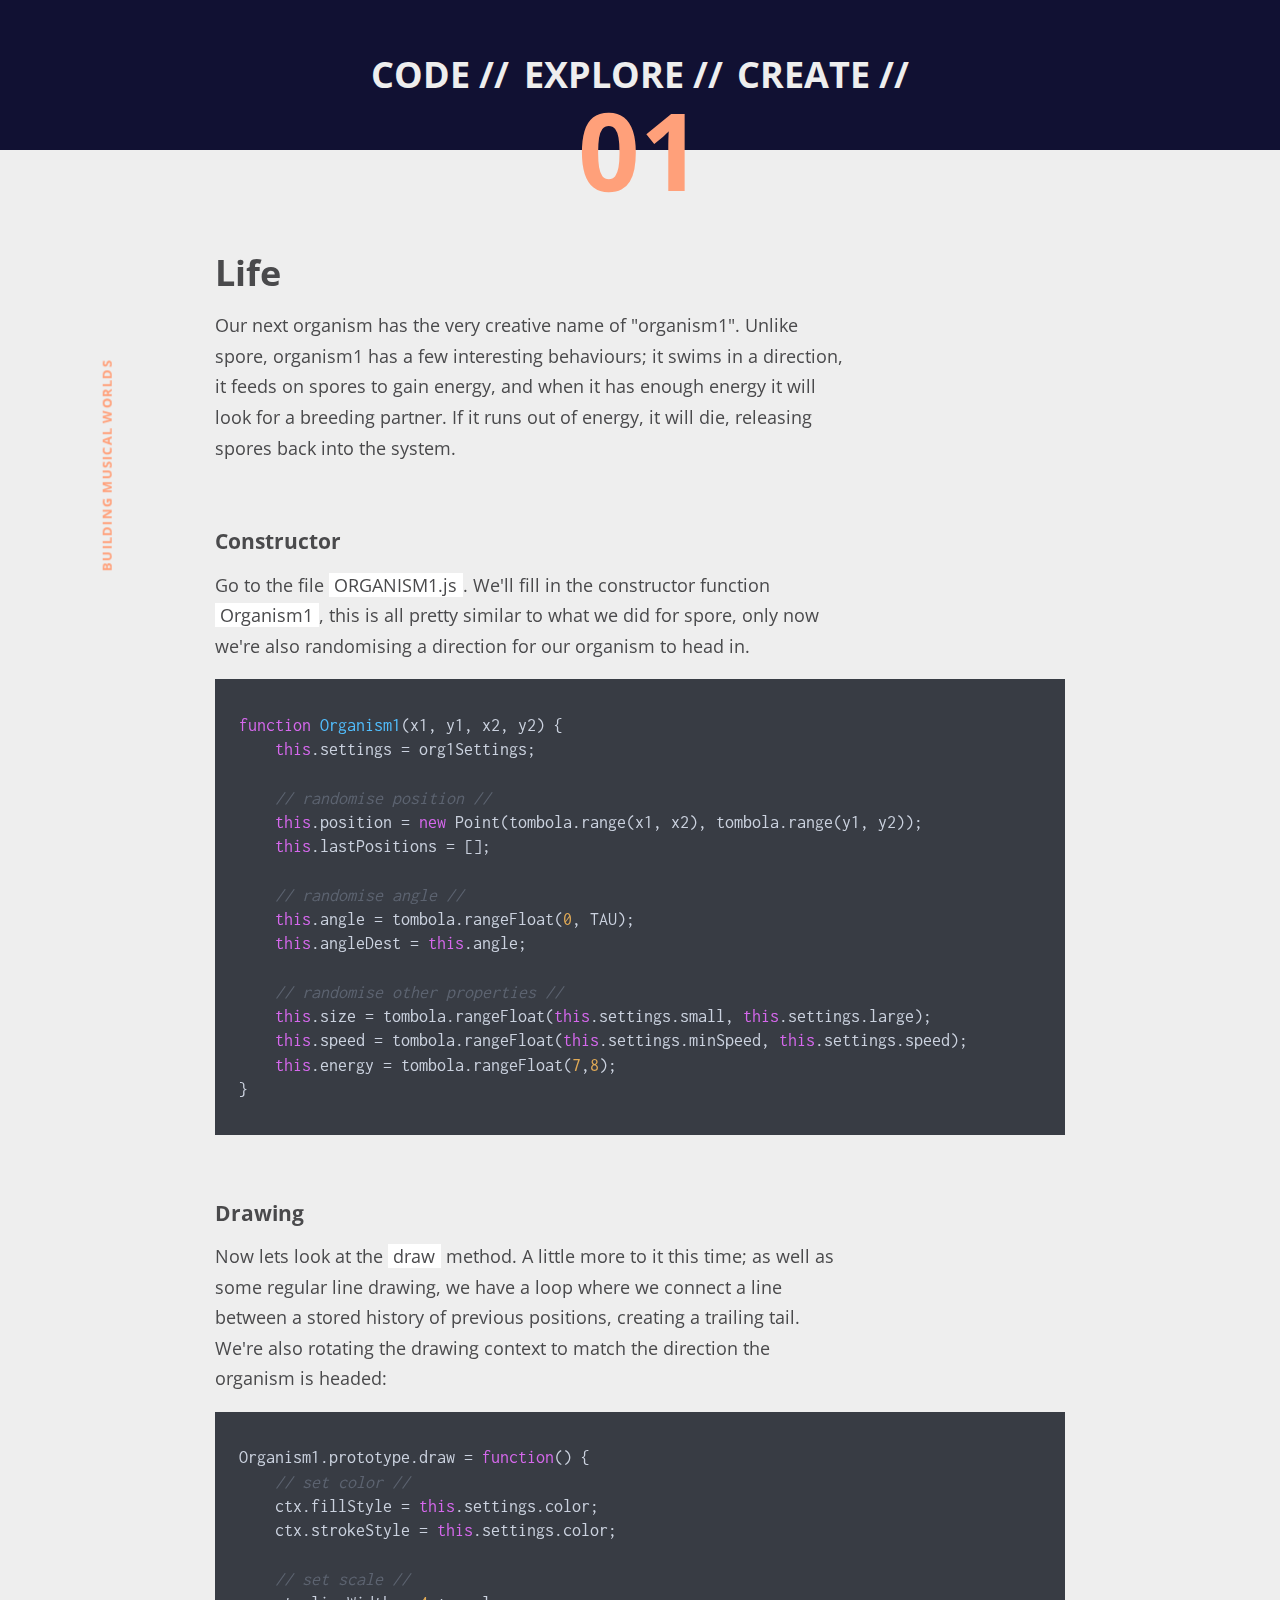
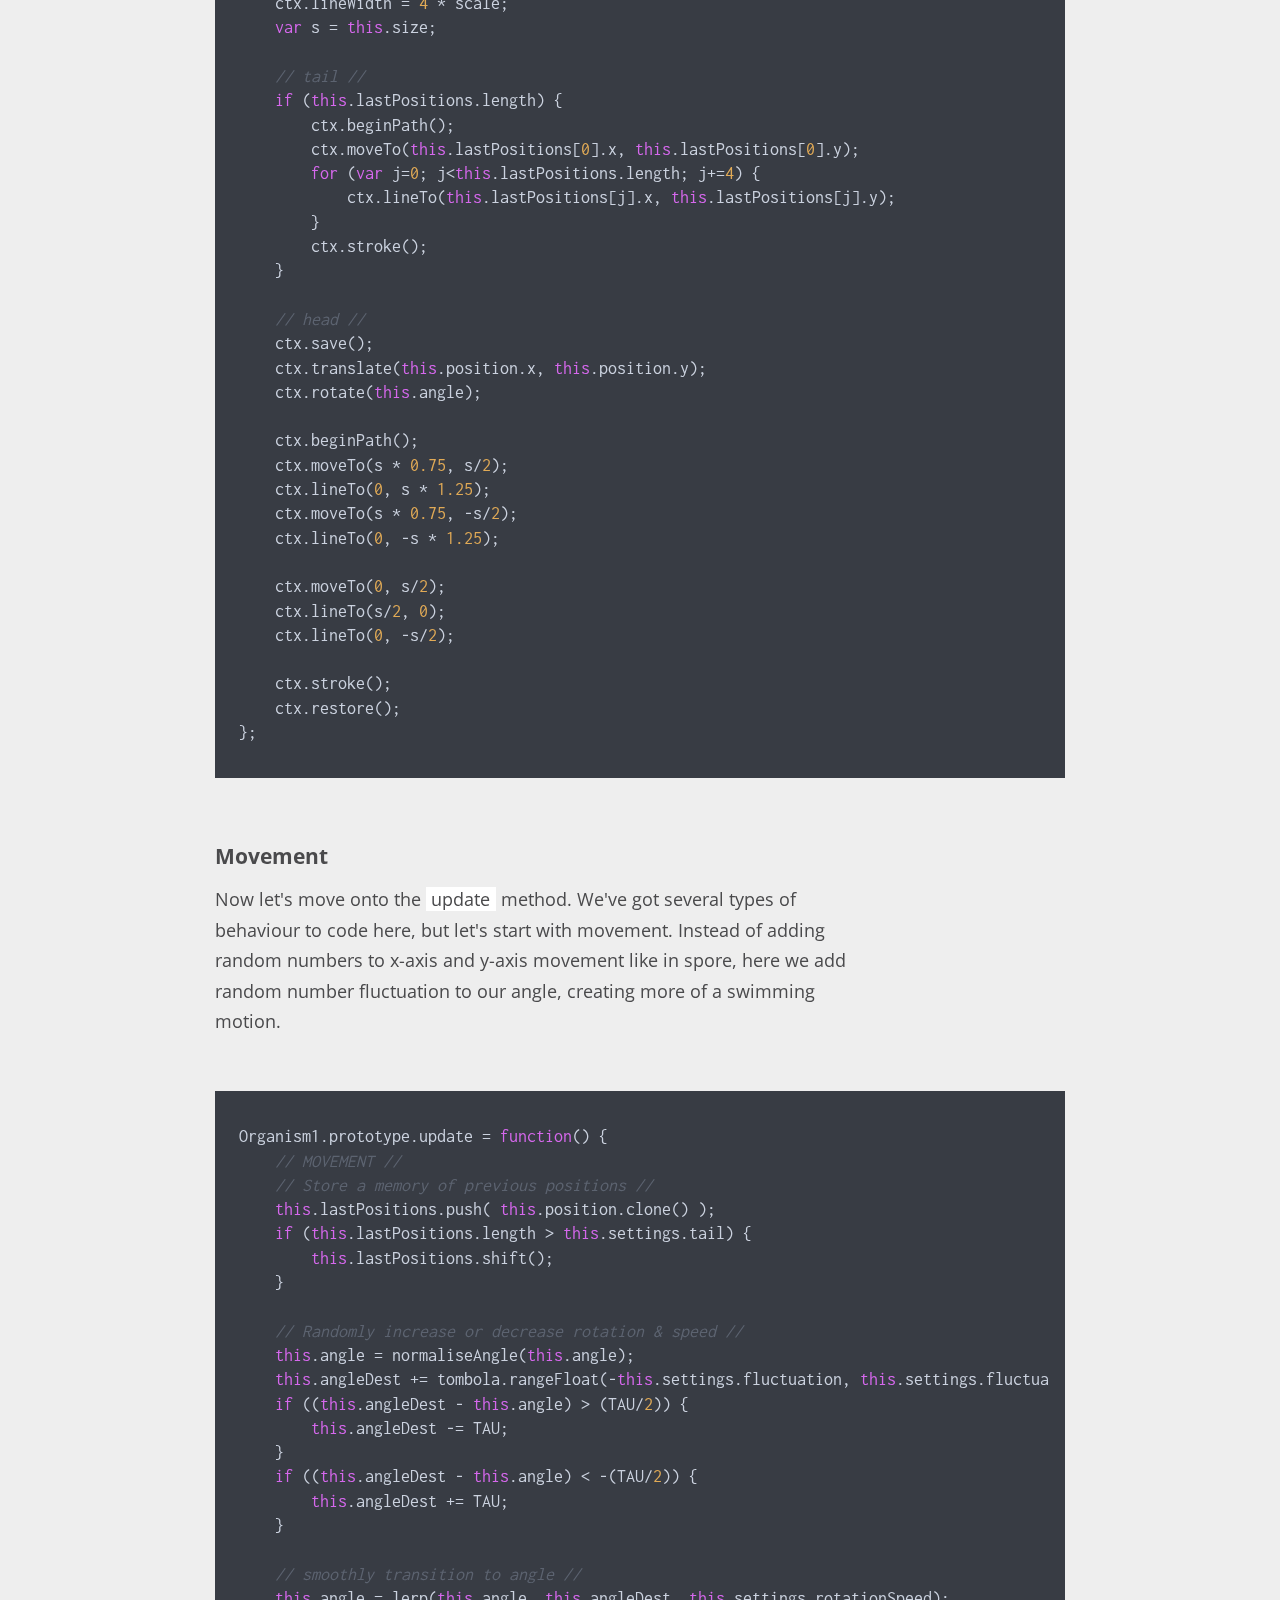
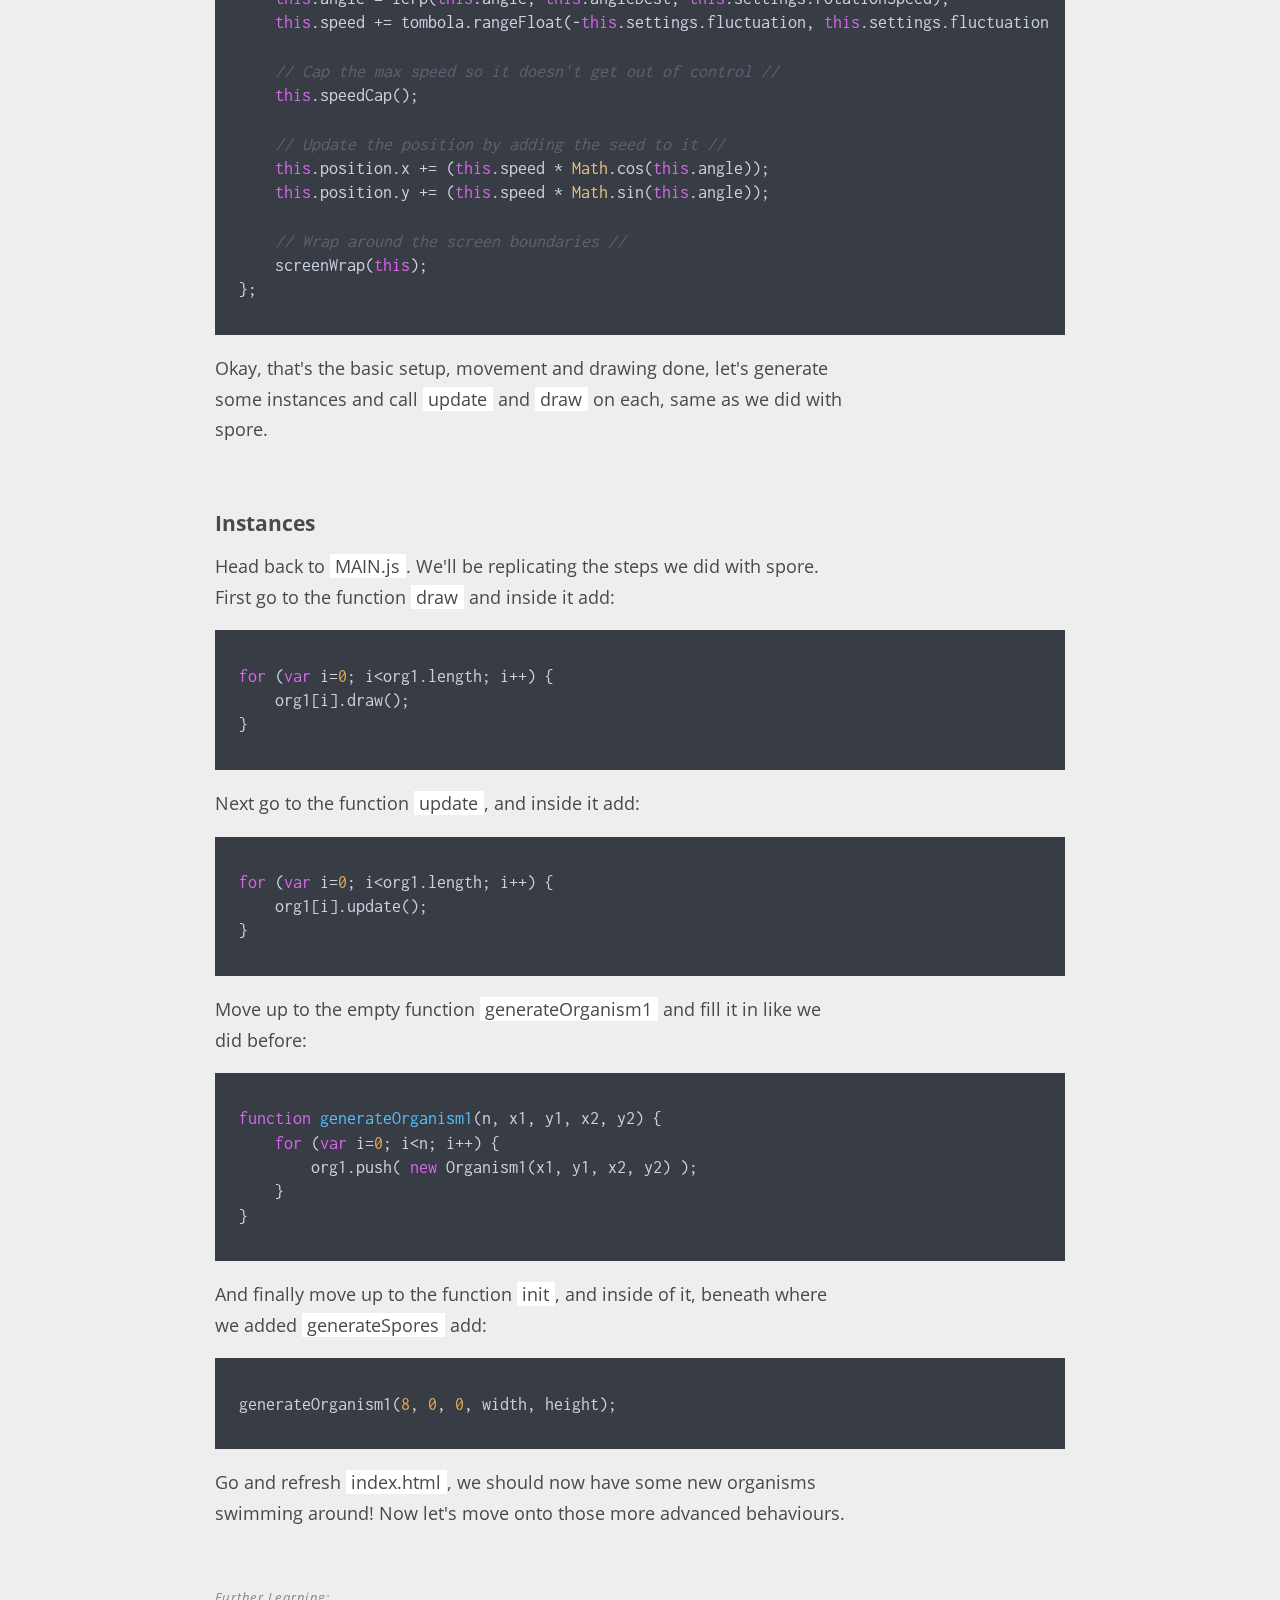
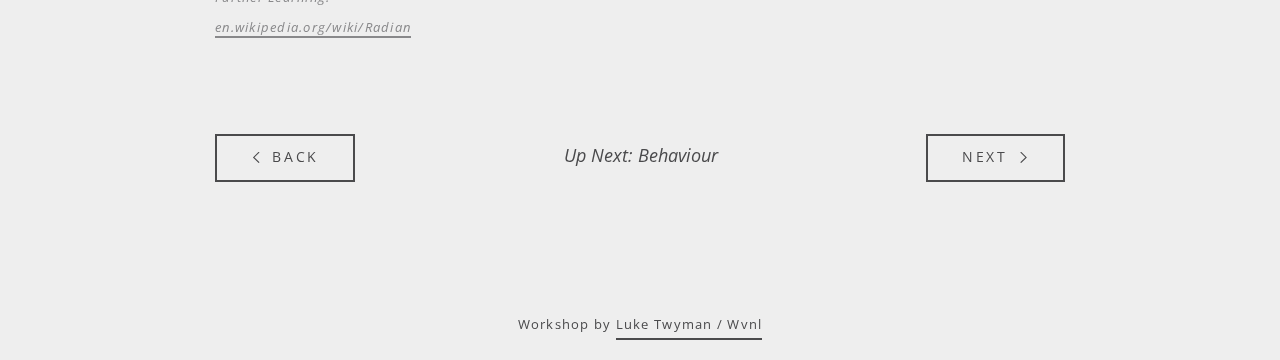
<file: 04-life.html>
<!DOCTYPE html>
<html lang="en">
<head>
    <meta name="viewport" content="width=device-width, initial-scale=1">
    <meta charset="UTF-8">
    <title>CODE // EXPLORE // CREATE // DAY 1</title>

    <link href="css/style.css" rel="stylesheet" type="text/css" />
    <link href="css/atom.min.css" rel="stylesheet" type="text/css" />

    <script src="js/highlight.pack.js"></script>
    <script>hljs.initHighlightingOnLoad();</script>

    <link href="https://fonts.googleapis.com/css?family=Inconsolata:400,700|Open+Sans:400,700,i400" rel="stylesheet">

</head>

<body>

    <header>
        <div class='tt'>CODE //</div>
        <div class='tt'>EXPLORE //</div>
        <div class='tt'>CREATE //</div>
        <div id='day'>01</div>
    </header>

    <div id='sideText'>Building Musical Worlds</div>

    <div id='main'>
        <h1>Life</h1>
        <p>Our next organism has the very creative name of "organism1". Unlike spore, organism1 has a few interesting behaviours; it swims in a direction, it feeds on spores to gain energy, and when it has enough energy it will look for a breeding partner. If it runs out of energy, it will die, releasing spores back into the system.</p>

        <h3>Constructor</h3>
        <p class='short'>Go to the file <mark>ORGANISM1.js</mark>. We'll fill in the constructor function <mark>Organism1</mark>, this is all pretty similar to what we did for spore, only now we're also randomising a direction for our organism to head in.</p>

        <pre><code class='js'>
function Organism1(x1, y1, x2, y2) {
    this.settings = org1Settings;

    // randomise position //
    this.position = new Point(tombola.range(x1, x2), tombola.range(y1, y2));
    this.lastPositions = [];

    // randomise angle //
    this.angle = tombola.rangeFloat(0, TAU);
    this.angleDest = this.angle;

    // randomise other properties //
    this.size = tombola.rangeFloat(this.settings.small, this.settings.large);
    this.speed = tombola.rangeFloat(this.settings.minSpeed, this.settings.speed);
    this.energy = tombola.rangeFloat(7,8);
}
        </code></pre>

        <h3>Drawing</h3>
        <p class='short'>Now lets look at the <mark>draw</mark> method. A little more to it this time; as well as some regular line drawing, we have a loop where we connect a line between a stored history of previous positions, creating a trailing tail. We're also rotating the drawing context to match the direction the organism is headed:</p>

        <pre><code class='js'>
Organism1.prototype.draw = function() {
    // set color //
    ctx.fillStyle = this.settings.color;
    ctx.strokeStyle = this.settings.color;

    // set scale //
    ctx.lineWidth = 4 * scale;
    var s = this.size;

    // tail //
    if (this.lastPositions.length) {
        ctx.beginPath();
        ctx.moveTo(this.lastPositions[0].x, this.lastPositions[0].y);
        for (var j=0; j&lt;this.lastPositions.length; j+=4) {
            ctx.lineTo(this.lastPositions[j].x, this.lastPositions[j].y);
        }
        ctx.stroke();
    }

    // head //
    ctx.save();
    ctx.translate(this.position.x, this.position.y);
    ctx.rotate(this.angle);

    ctx.beginPath();
    ctx.moveTo(s * 0.75, s/2);
    ctx.lineTo(0, s * 1.25);
    ctx.moveTo(s * 0.75, -s/2);
    ctx.lineTo(0, -s * 1.25);

    ctx.moveTo(0, s/2);
    ctx.lineTo(s/2, 0);
    ctx.lineTo(0, -s/2);

    ctx.stroke();
    ctx.restore();
};
        </code></pre>

        <h3>Movement</h3>
        <p>Now let's move onto the <mark>update</mark> method. We've got several types of behaviour to code here, but let's start with movement. Instead of adding random numbers to x-axis and y-axis movement like in spore, here we add random number fluctuation to our angle, creating more of a swimming motion.</p>


        <pre><code class='js'>
Organism1.prototype.update = function() {
    // MOVEMENT //
    // Store a memory of previous positions //
    this.lastPositions.push( this.position.clone() );
    if (this.lastPositions.length > this.settings.tail) {
        this.lastPositions.shift();
    }

    // Randomly increase or decrease rotation & speed //
    this.angle = normaliseAngle(this.angle);
    this.angleDest += tombola.rangeFloat(-this.settings.fluctuation, this.settings.fluctuation);
    if ((this.angleDest - this.angle) > (TAU/2)) {
        this.angleDest -= TAU;
    }
    if ((this.angleDest - this.angle) < -(TAU/2)) {
        this.angleDest += TAU;
    }

    // smoothly transition to angle //
    this.angle = lerp(this.angle, this.angleDest, this.settings.rotationSpeed);
    this.speed += tombola.rangeFloat(-this.settings.fluctuation, this.settings.fluctuation);

    // Cap the max speed so it doesn't get out of control //
    this.speedCap();

    // Update the position by adding the seed to it //
    this.position.x += (this.speed * Math.cos(this.angle));
    this.position.y += (this.speed * Math.sin(this.angle));

    // Wrap around the screen boundaries //
    screenWrap(this);
};
        </code></pre>

        <p>Okay, that's the basic setup, movement and drawing done, let's generate some instances and call <mark>update</mark> and <mark>draw</mark> on each, same as we did with spore.</p>

        <h3>Instances</h3>
        <p class='short'>Head back to <mark>MAIN.js</mark>. We'll be replicating the steps we did with spore. First go to the function <mark>draw</mark> and inside it add:</p>

        <pre><code class='js'>
for (var i=0; i&lt;org1.length; i++) {
    org1[i].draw();
}
        </code></pre>

        <p class='short'>Next go to the function <mark>update</mark>, and inside it add:</p>

        <pre><code class='js'>
for (var i=0; i&lt;org1.length; i++) {
    org1[i].update();
}
        </code></pre>

        <p class='short'>Move up to the empty function <mark>generateOrganism1</mark> and fill it in like we did before:</p>

        <pre><code class='js'>
function generateOrganism1(n, x1, y1, x2, y2) {
    for (var i=0; i&lt;n; i++) {
        org1.push( new Organism1(x1, y1, x2, y2) );
    }
}
        </code></pre>

        <p class='short'>And finally move up to the function <mark>init</mark>, and inside of it, beneath where we added <mark>generateSpores</mark> add:</p>

        <pre><code class='js'>
generateOrganism1(8, 0, 0, width, height);
        </code></pre>

        <p>Go and refresh <mark>index.html</mark>, we should now have some new organisms swimming around! Now let's move onto those more advanced behaviours.</p>


        <div class='further'>
            Further Learning:<br />
            <a href='https://en.wikipedia.org/wiki/Radian' target='_blank'>en.wikipedia.org/wiki/Radian</a>
        </div>

        <div id='buttons'>
            <a href='03-motion-variation.html' class='btn back'>
                <div class='icon left'><SVG viewBox="0 0 100 100" preserveAspectRatio="none">
                    <path d="M75 1  L25 50  L75 99" vector-effect="non-scaling-stroke" stroke="currentColor" stroke-width="1.1" fill="none"></path>
                </SVG></div>
                Back
            </a>

            <div id='nextSection'>Up Next: Behaviour</div>

            <a href='05-behaviour.html' class='btn next'>
                Next
                <div class='icon right'><SVG viewBox="0 0 100 100" preserveAspectRatio="none">
                    <path d="M25 1  L75 50  L25 99" vector-effect="non-scaling-stroke" stroke="currentColor" stroke-width="1.1" fill="none"></path>
                </SVG></div>
            </a>
        </div>

        <div id='footer' class='small'>
            Workshop by <a href='http://twitter.com/whitevinyluk' target='_blank'>Luke Twyman / Wvnl</a>
        </div>


    </div>


</body>
</html>
</file>
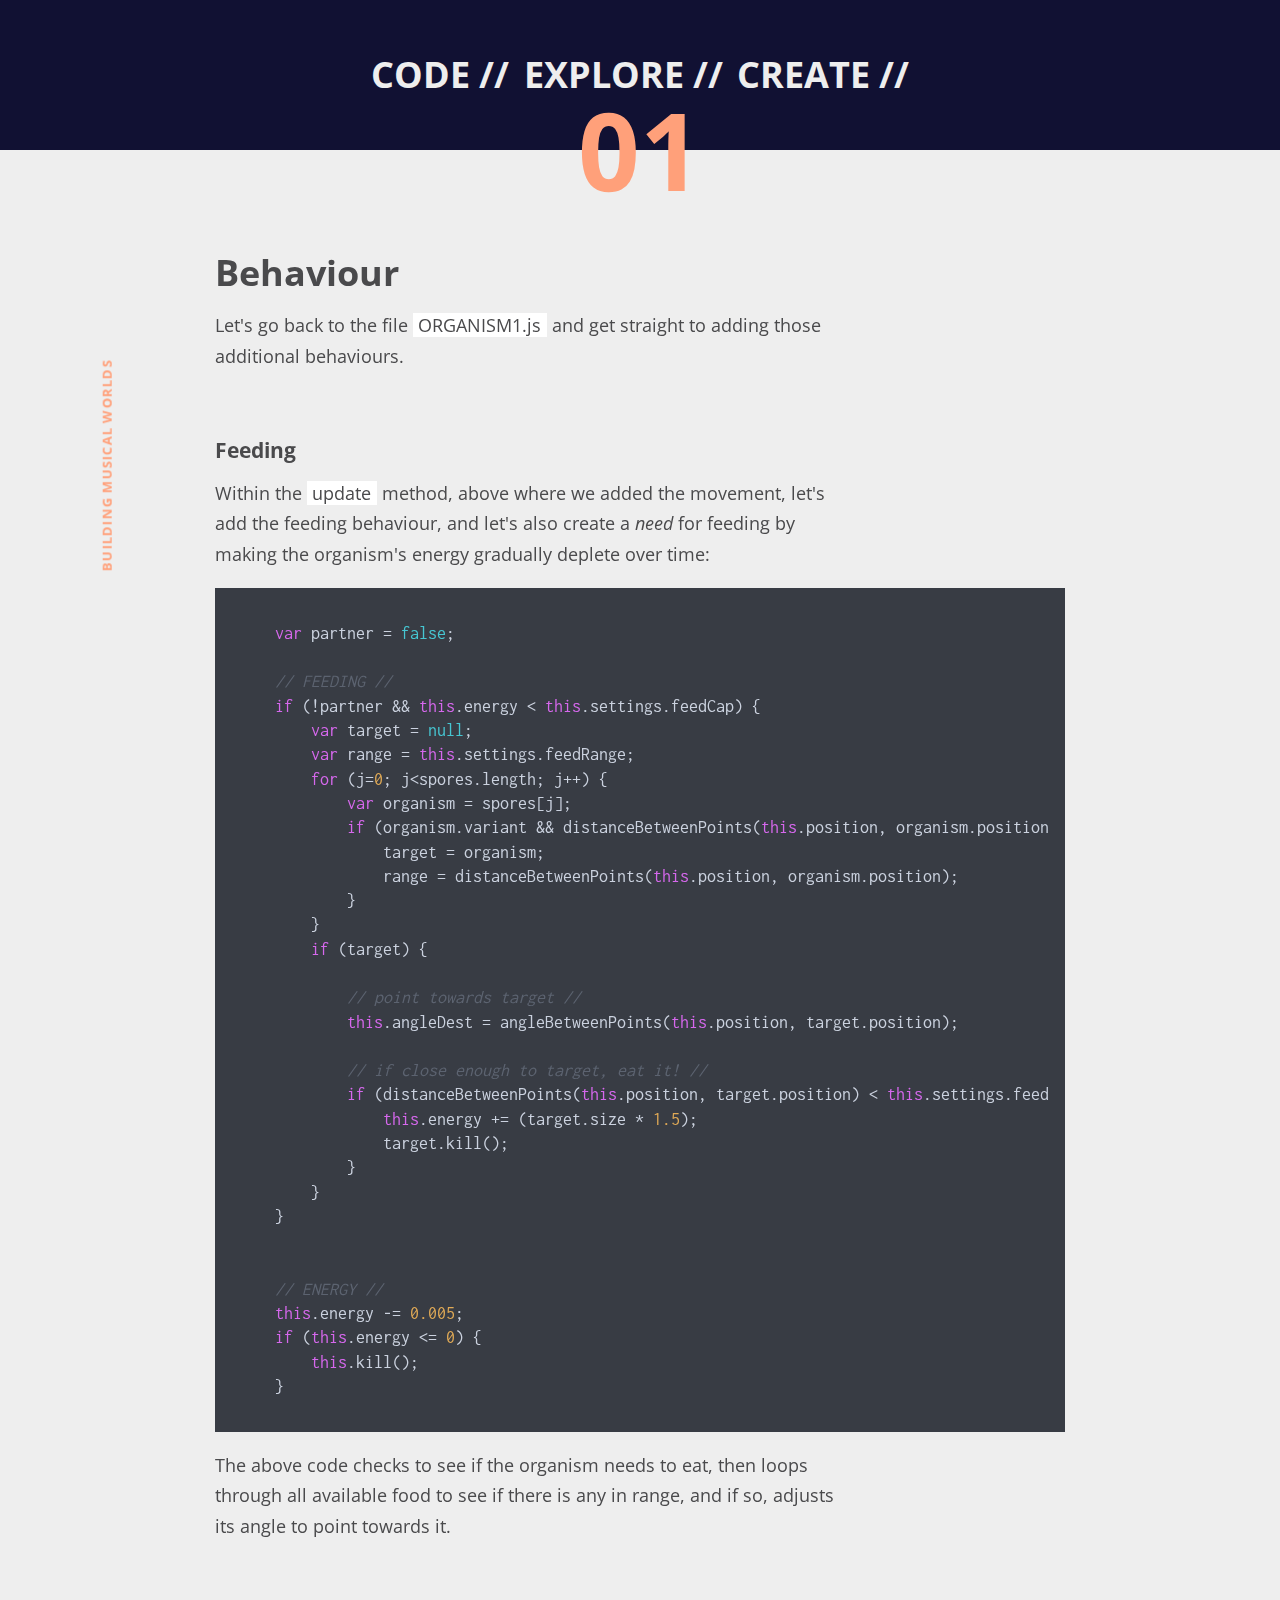
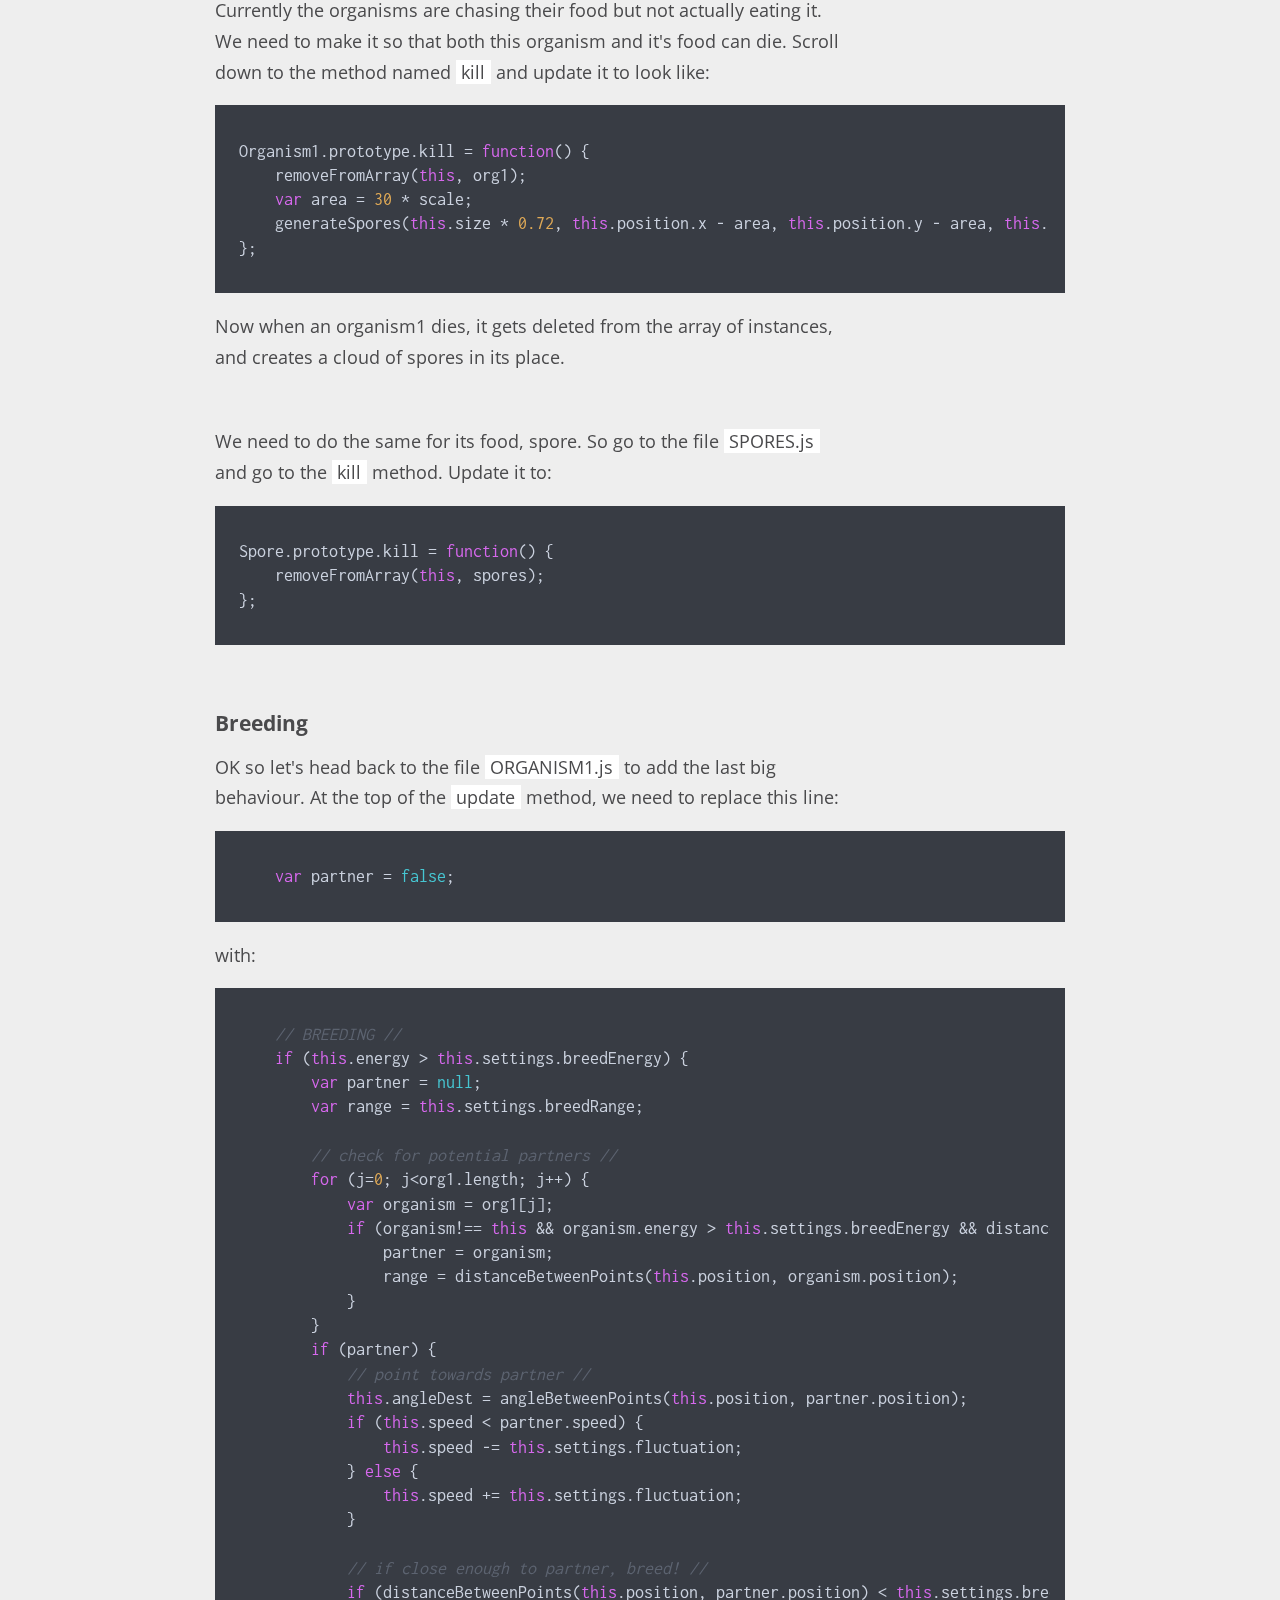
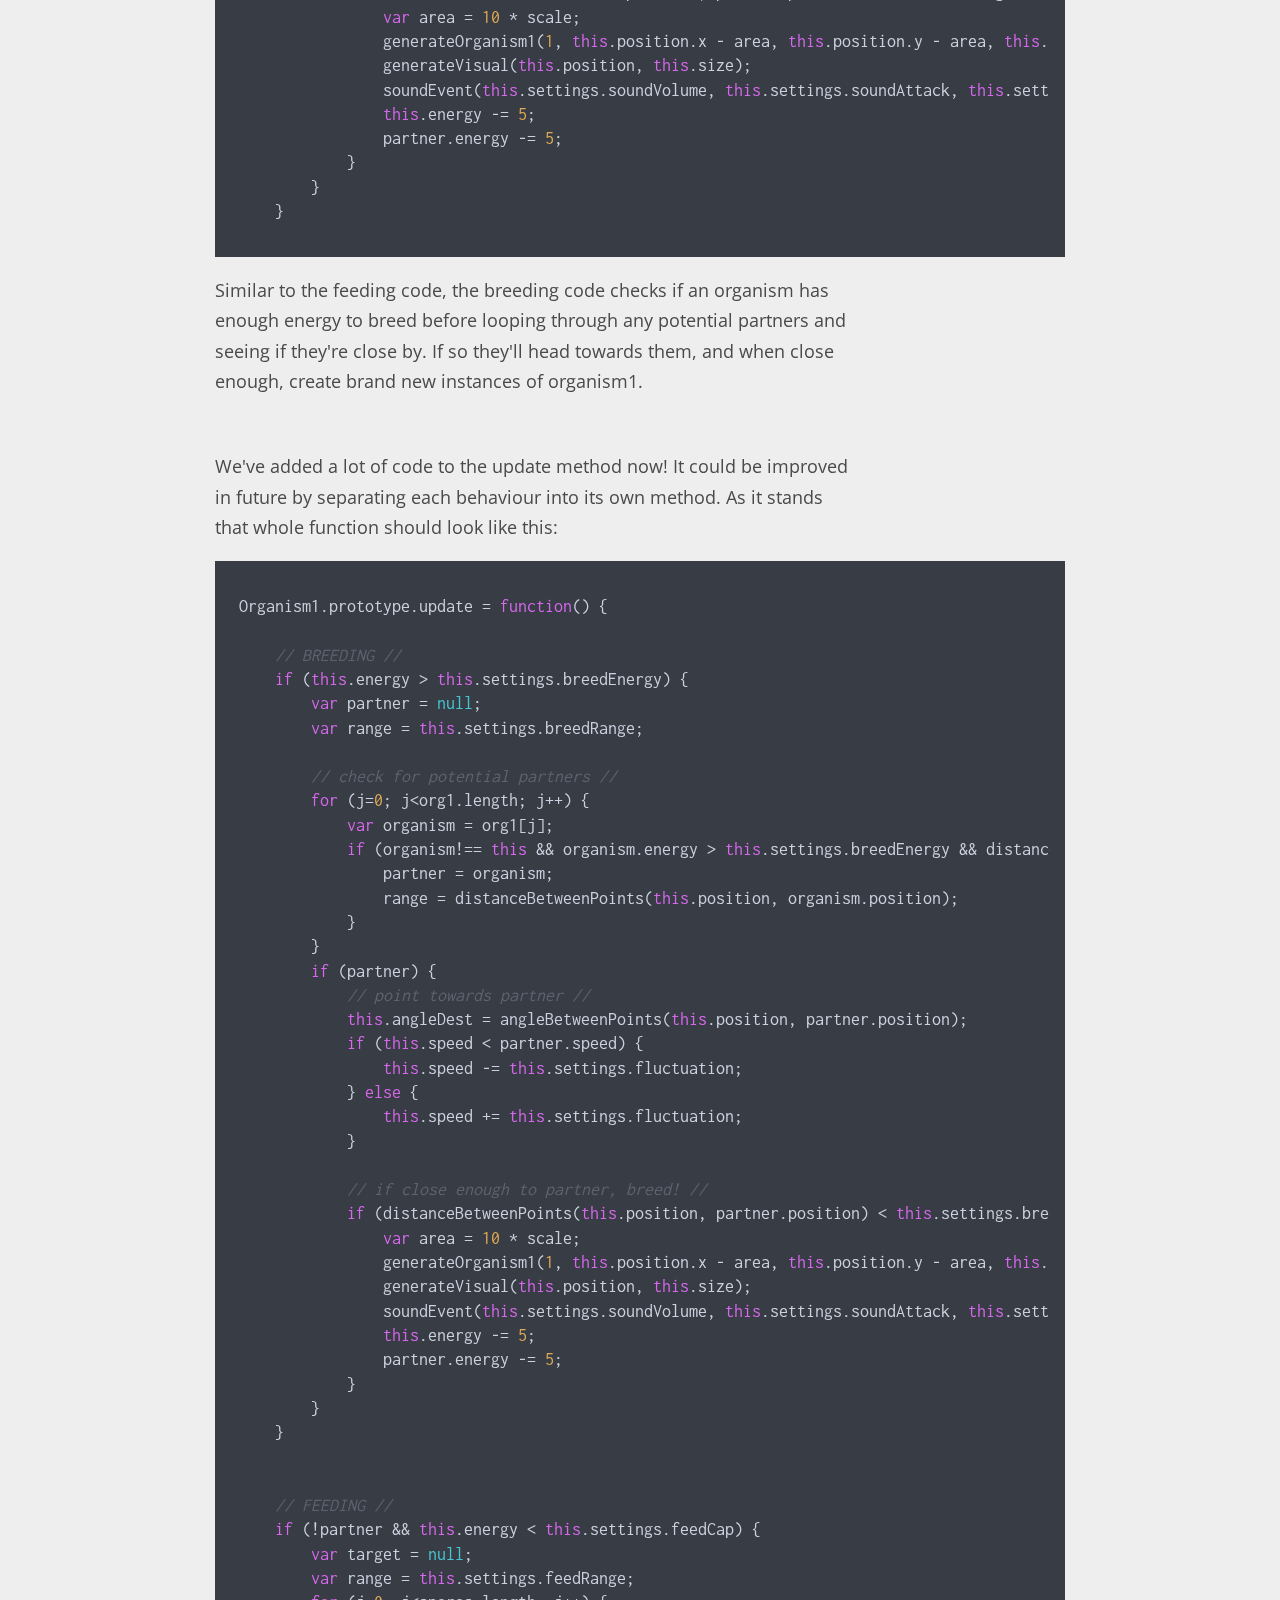
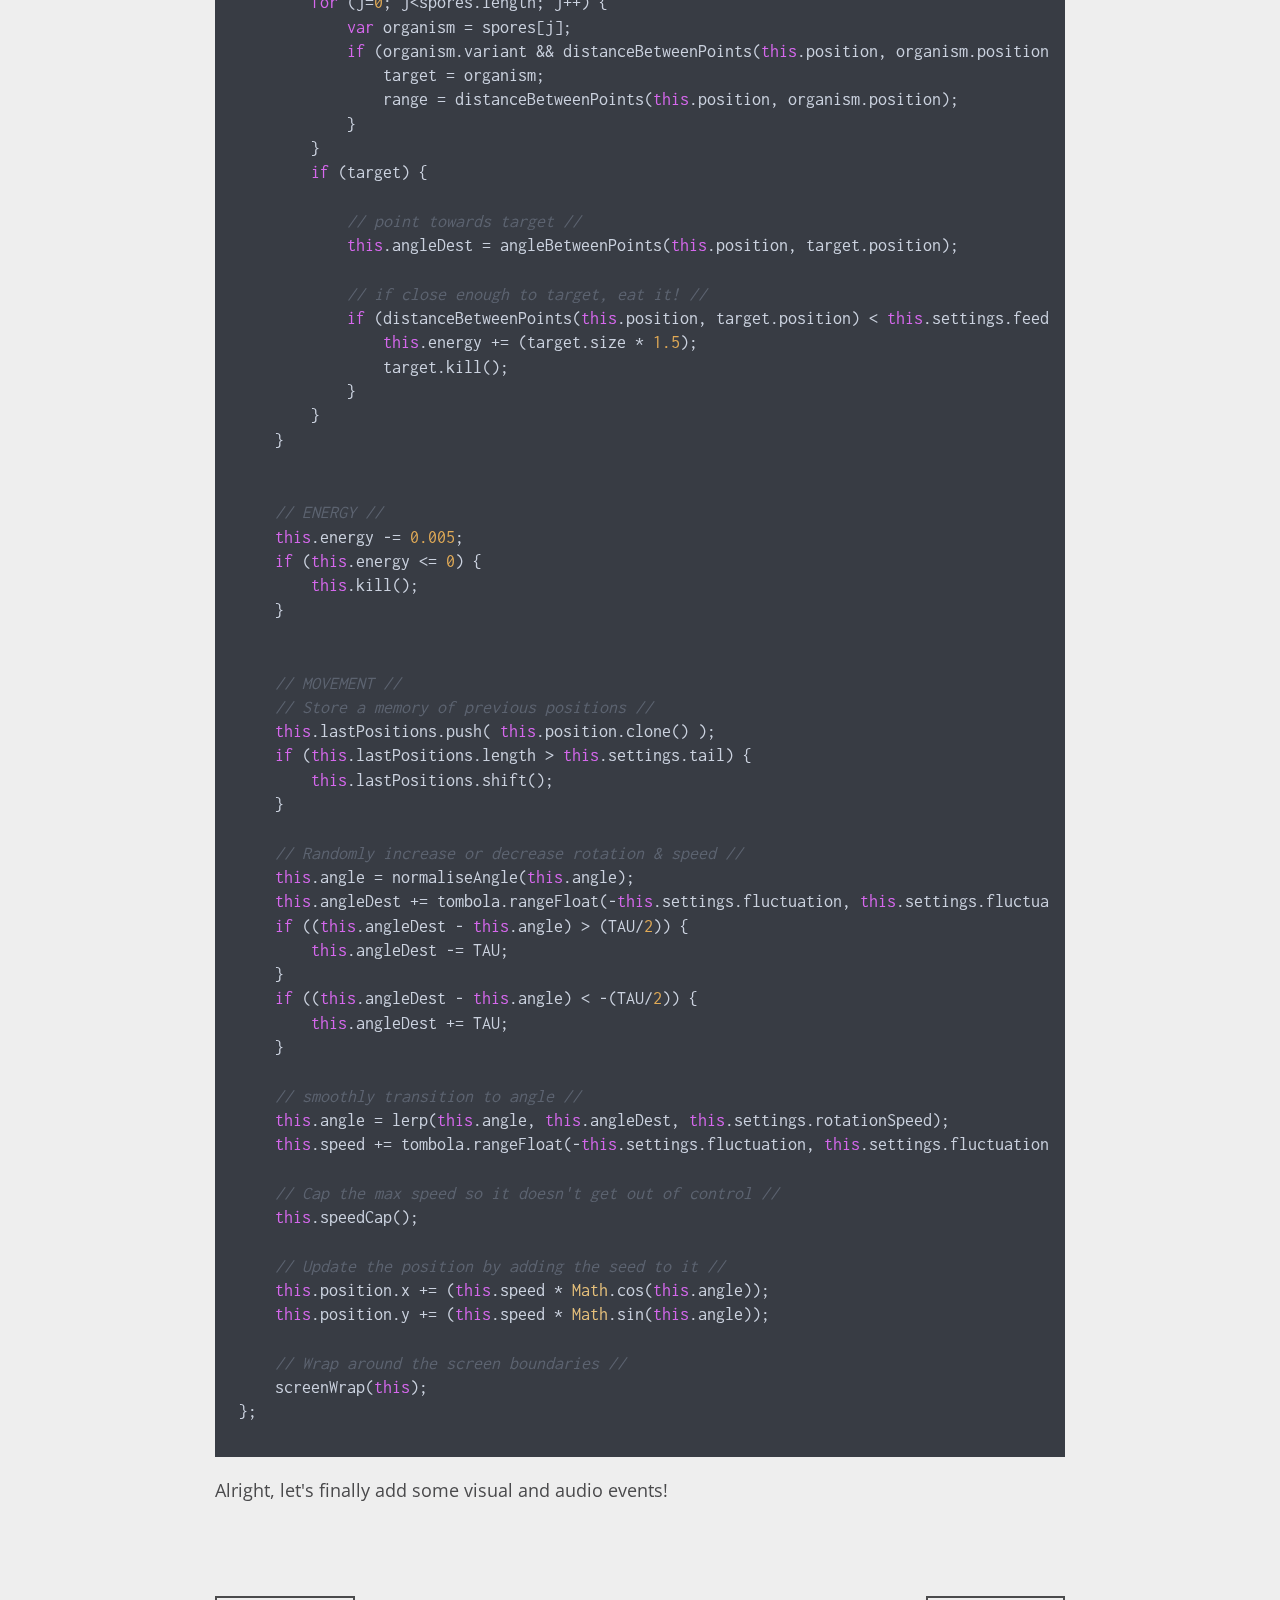
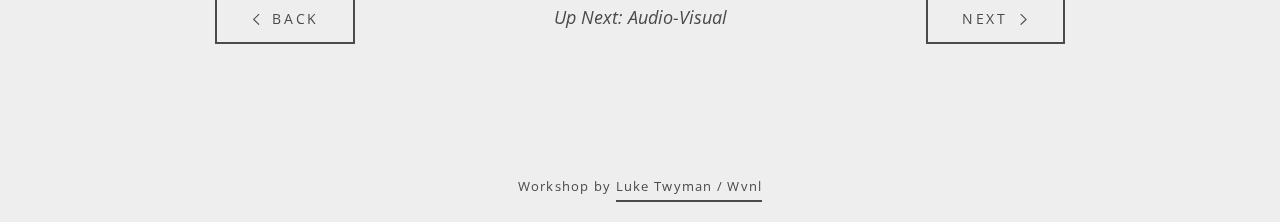
<file: 05-behaviour.html>
<!DOCTYPE html>
<html lang="en">
<head>
    <meta name="viewport" content="width=device-width, initial-scale=1">
    <meta charset="UTF-8">
    <title>CODE // EXPLORE // CREATE // DAY 1</title>

    <link href="css/style.css" rel="stylesheet" type="text/css" />
    <link href="css/atom.min.css" rel="stylesheet" type="text/css" />

    <script src="js/highlight.pack.js"></script>
    <script>hljs.initHighlightingOnLoad();</script>

    <link href="https://fonts.googleapis.com/css?family=Inconsolata:400,700|Open+Sans:400,700,i400" rel="stylesheet">

</head>

<body>

    <header>
        <div class='tt'>CODE //</div>
        <div class='tt'>EXPLORE //</div>
        <div class='tt'>CREATE //</div>
        <div id='day'>01</div>
    </header>

    <div id='sideText'>Building Musical Worlds</div>

    <div id='main'>
        <h1>Behaviour</h1>
        <p>Let's go back to the file <mark>ORGANISM1.js</mark> and get straight to adding those additional behaviours.</p>

        <h3>Feeding</h3>
        <p class='short'>Within the <mark>update</mark> method, above where we added the movement, let's add the feeding behaviour, and let's also create a <em>need</em> for feeding by making the organism's energy gradually deplete over time:</p>

        <pre><code class='js'>
    var partner = false;

    // FEEDING //
    if (!partner &amp;&amp; this.energy &lt; this.settings.feedCap) {
        var target = null;
        var range = this.settings.feedRange;
        for (j=0; j&lt;spores.length; j++) {
            var organism = spores[j];
            if (organism.variant &amp;&amp; distanceBetweenPoints(this.position, organism.position) &lt; range ) {
                target = organism;
                range = distanceBetweenPoints(this.position, organism.position);
            }
        }
        if (target) {

            // point towards target //
            this.angleDest = angleBetweenPoints(this.position, target.position);

            // if close enough to target, eat it! //
            if (distanceBetweenPoints(this.position, target.position) &lt; this.settings.feedProximity) {
                this.energy += (target.size * 1.5);
                target.kill();
            }
        }
    }


    // ENERGY //
    this.energy -= 0.005;
    if (this.energy &lt;= 0) {
        this.kill();
    }
        </code></pre>

        <p>The above code checks to see if the organism needs to eat, then loops through all available food to see if there is any in range, and if so, adjusts its angle to point towards it.</p>

        <p class='short'>Currently the organisms are chasing their food but not actually eating it. We need to make it so that both this organism and it's food can die. Scroll down to the method named <mark>kill</mark> and update it to look like:</p>

        <pre><code class='js'>
Organism1.prototype.kill = function() {
    removeFromArray(this, org1);
    var area = 30 * scale;
    generateSpores(this.size * 0.72, this.position.x - area, this.position.y - area, this.position.x + area, this.position.y + area);
};
        </code></pre>

        <p>Now when an organism1 dies, it gets deleted from the array of instances, and creates a cloud of spores in its place.</p>

        <p class='short'>We need to do the same for its food, spore. So go to the file <mark>SPORES.js</mark> and go to the <mark>kill</mark> method. Update it to:</p>

        <pre><code class='js'>
Spore.prototype.kill = function() {
    removeFromArray(this, spores);
};
        </code></pre>

        <h3>Breeding</h3>
        <p class='short'>OK so let's head back to the file <mark>ORGANISM1.js</mark> to add the last big behaviour. At the top of the <mark>update</mark> method, we need to replace this line:</p>

        <pre><code class='js'>
    var partner = false;
        </code></pre>

        <p class='short'>with:</p>

        <pre><code class='js'>
    // BREEDING //
    if (this.energy &gt; this.settings.breedEnergy) {
        var partner = null;
        var range = this.settings.breedRange;

        // check for potential partners //
        for (j=0; j&lt;org1.length; j++) {
            var organism = org1[j];
            if (organism!== this &amp;&amp; organism.energy &gt; this.settings.breedEnergy &amp;&amp; distanceBetweenPoints(this.position, organism.position) &lt; range ) {
                partner = organism;
                range = distanceBetweenPoints(this.position, organism.position);
            }
        }
        if (partner) {
            // point towards partner //
            this.angleDest = angleBetweenPoints(this.position, partner.position);
            if (this.speed &lt; partner.speed) {
                this.speed -= this.settings.fluctuation;
            } else {
                this.speed += this.settings.fluctuation;
            }

            // if close enough to partner, breed! //
            if (distanceBetweenPoints(this.position, partner.position) &lt; this.settings.breedProximity) {
                var area = 10 * scale;
                generateOrganism1(1, this.position.x - area, this.position.y - area, this.position.x + area, this.position.y + area);
                generateVisual(this.position, this.size);
                soundEvent(this.settings.soundVolume, this.settings.soundAttack, this.settings.soundRelease);
                this.energy -= 5;
                partner.energy -= 5;
            }
        }
    }
        </code></pre>

        <p>Similar to the feeding code, the breeding code checks if an organism has enough energy to breed before looping through any potential partners and seeing if they're close by. If so they'll head towards them, and when close enough, create brand new instances of organism1.</p>

        <p class='short'>We've added a lot of code to the update method now! It could be improved in future by separating each behaviour into its own method. As it stands that whole function should look like this:</p>

        <pre><code class='js'>
Organism1.prototype.update = function() {

    // BREEDING //
    if (this.energy &gt; this.settings.breedEnergy) {
        var partner = null;
        var range = this.settings.breedRange;

        // check for potential partners //
        for (j=0; j&lt;org1.length; j++) {
            var organism = org1[j];
            if (organism!== this &amp;&amp; organism.energy &gt; this.settings.breedEnergy &amp;&amp; distanceBetweenPoints(this.position, organism.position) &lt; range ) {
                partner = organism;
                range = distanceBetweenPoints(this.position, organism.position);
            }
        }
        if (partner) {
            // point towards partner //
            this.angleDest = angleBetweenPoints(this.position, partner.position);
            if (this.speed &lt; partner.speed) {
                this.speed -= this.settings.fluctuation;
            } else {
                this.speed += this.settings.fluctuation;
            }

            // if close enough to partner, breed! //
            if (distanceBetweenPoints(this.position, partner.position) &lt; this.settings.breedProximity) {
                var area = 10 * scale;
                generateOrganism1(1, this.position.x - area, this.position.y - area, this.position.x + area, this.position.y + area);
                generateVisual(this.position, this.size);
                soundEvent(this.settings.soundVolume, this.settings.soundAttack, this.settings.soundRelease);
                this.energy -= 5;
                partner.energy -= 5;
            }
        }
    }


    // FEEDING //
    if (!partner &amp;&amp; this.energy &lt; this.settings.feedCap) {
        var target = null;
        var range = this.settings.feedRange;
        for (j=0; j&lt;spores.length; j++) {
            var organism = spores[j];
            if (organism.variant &amp;&amp; distanceBetweenPoints(this.position, organism.position) &lt; range ) {
                target = organism;
                range = distanceBetweenPoints(this.position, organism.position);
            }
        }
        if (target) {

            // point towards target //
            this.angleDest = angleBetweenPoints(this.position, target.position);

            // if close enough to target, eat it! //
            if (distanceBetweenPoints(this.position, target.position) &lt; this.settings.feedProximity) {
                this.energy += (target.size * 1.5);
                target.kill();
            }
        }
    }


    // ENERGY //
    this.energy -= 0.005;
    if (this.energy &lt;= 0) {
        this.kill();
    }


    // MOVEMENT //
    // Store a memory of previous positions //
    this.lastPositions.push( this.position.clone() );
    if (this.lastPositions.length &gt; this.settings.tail) {
        this.lastPositions.shift();
    }

    // Randomly increase or decrease rotation &amp; speed //
    this.angle = normaliseAngle(this.angle);
    this.angleDest += tombola.rangeFloat(-this.settings.fluctuation, this.settings.fluctuation);
    if ((this.angleDest - this.angle) &gt; (TAU/2)) {
        this.angleDest -= TAU;
    }
    if ((this.angleDest - this.angle) &lt; -(TAU/2)) {
        this.angleDest += TAU;
    }

    // smoothly transition to angle //
    this.angle = lerp(this.angle, this.angleDest, this.settings.rotationSpeed);
    this.speed += tombola.rangeFloat(-this.settings.fluctuation, this.settings.fluctuation);

    // Cap the max speed so it doesn't get out of control //
    this.speedCap();

    // Update the position by adding the seed to it //
    this.position.x += (this.speed * Math.cos(this.angle));
    this.position.y += (this.speed * Math.sin(this.angle));

    // Wrap around the screen boundaries //
    screenWrap(this);
};
        </code></pre>

        <p>Alright, let's finally add some visual and audio events!</p>

        <div id='buttons'>
            <a href='04-life.html' class='btn back'>
                <div class='icon left'><SVG viewBox="0 0 100 100" preserveAspectRatio="none">
                    <path d="M75 1  L25 50  L75 99" vector-effect="non-scaling-stroke" stroke="currentColor" stroke-width="1.1" fill="none"></path>
                </SVG></div>
                Back
            </a>

            <div id='nextSection'>Up Next: Audio-Visual</div>

            <a href='06-audio-visual.html' class='btn next'>
                Next
                <div class='icon right'><SVG viewBox="0 0 100 100" preserveAspectRatio="none">
                    <path d="M25 1  L75 50  L25 99" vector-effect="non-scaling-stroke" stroke="currentColor" stroke-width="1.1" fill="none"></path>
                </SVG></div>
            </a>
        </div>

        <div id='footer' class='small'>
            Workshop by <a href='http://twitter.com/whitevinyluk' target='_blank'>Luke Twyman / Wvnl</a>
        </div>


    </div>


</body>
</html>
</file>
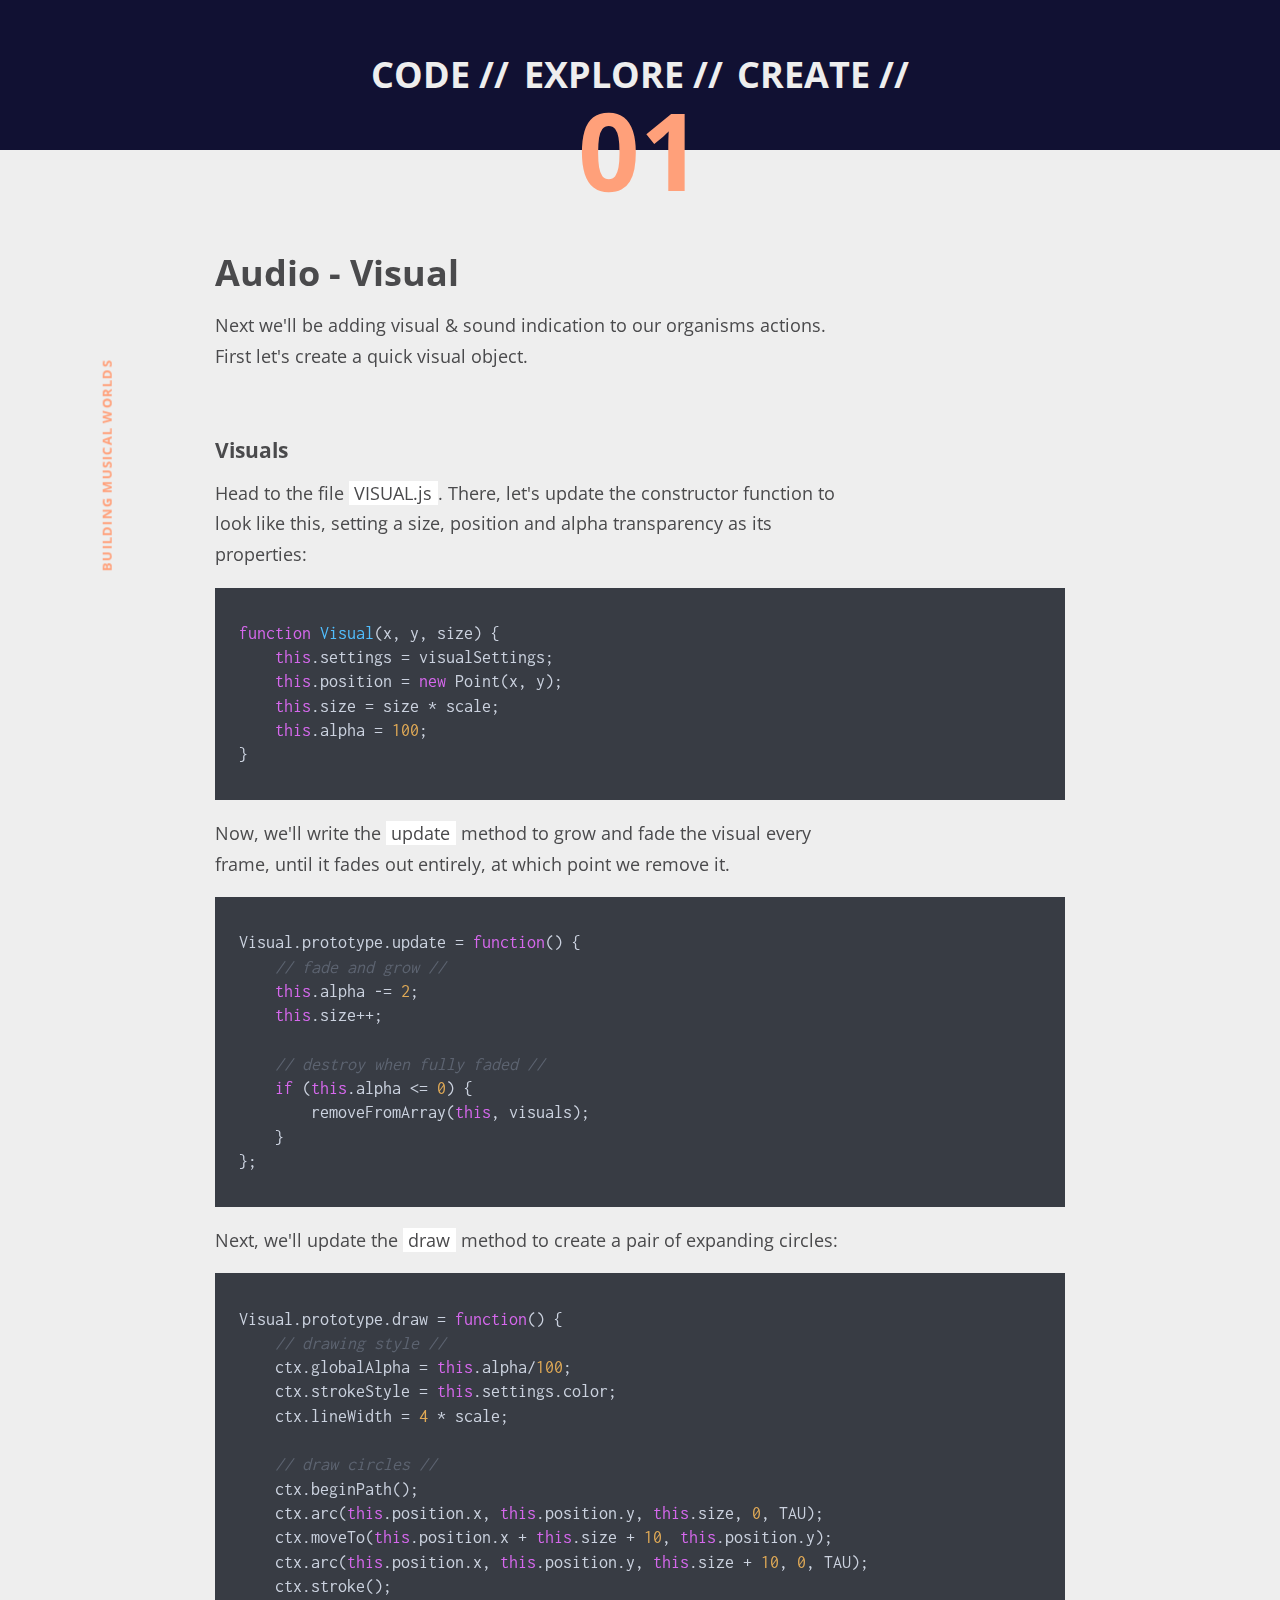
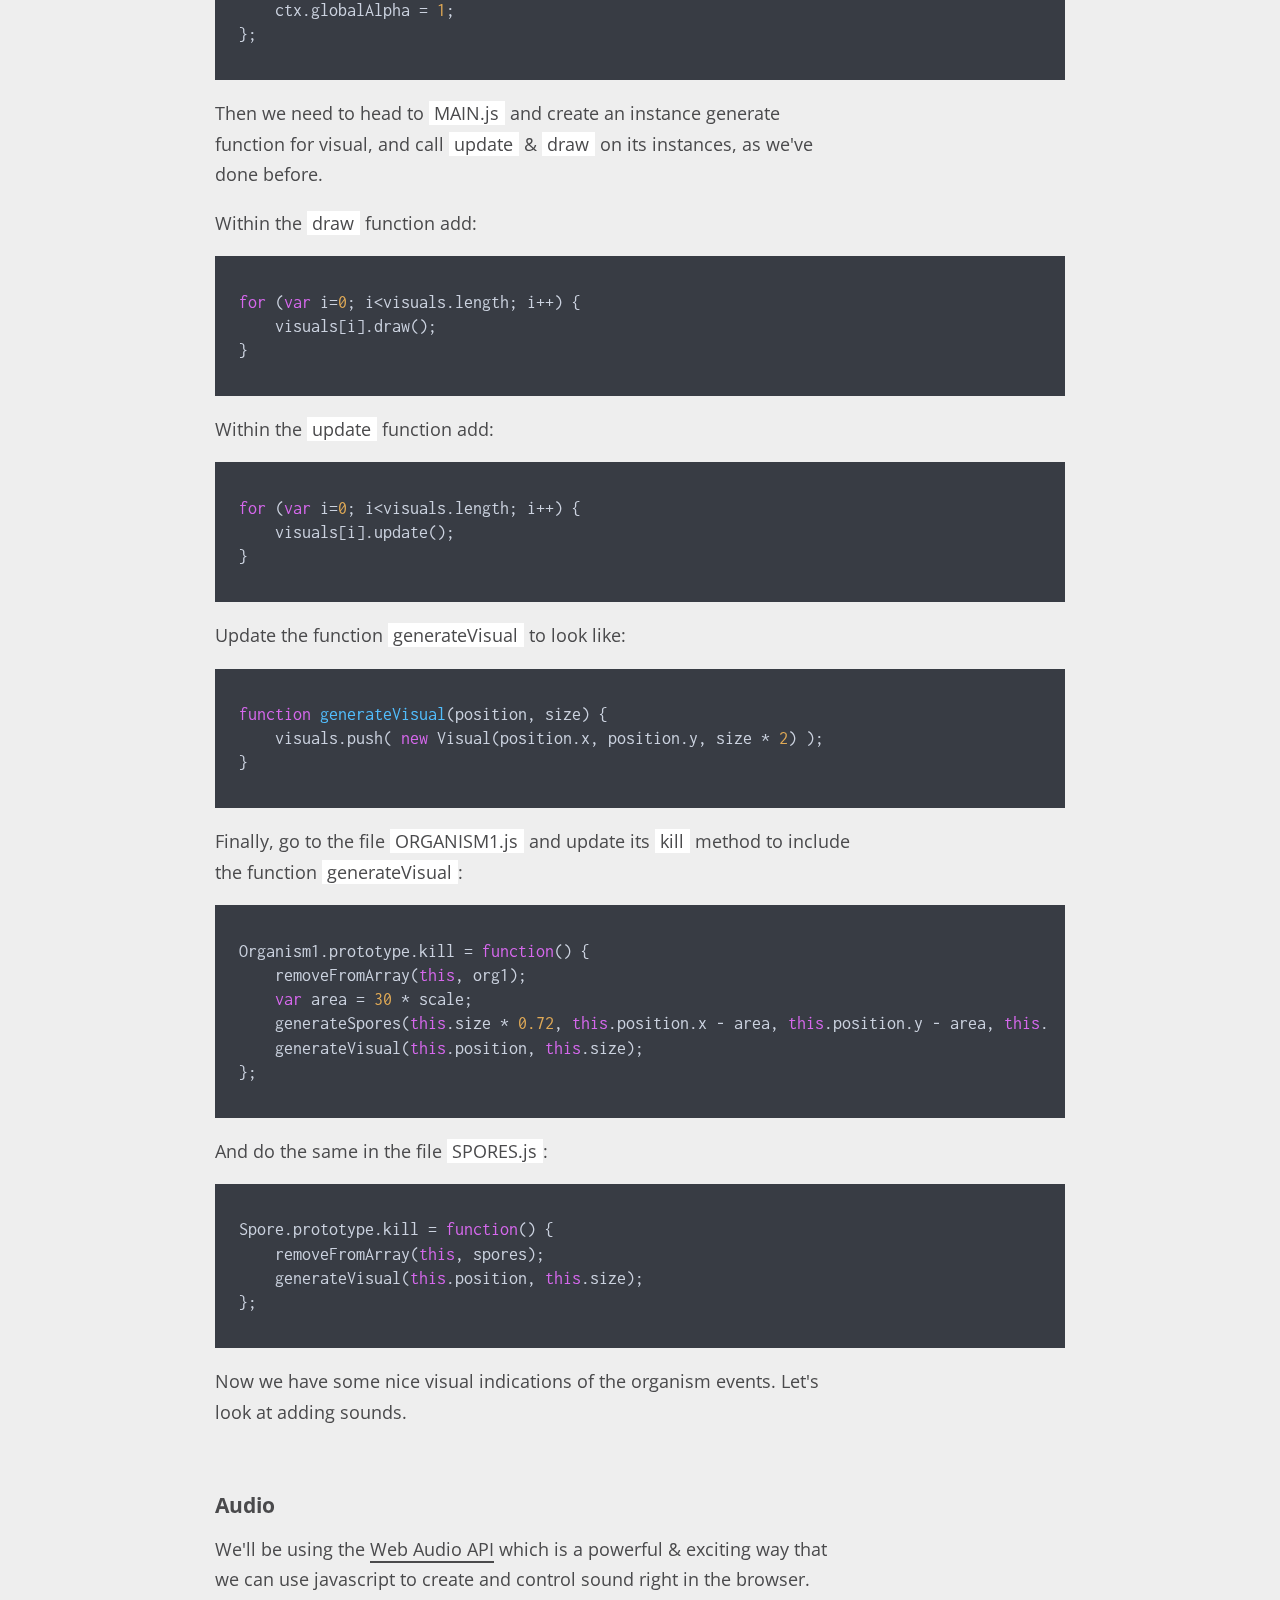
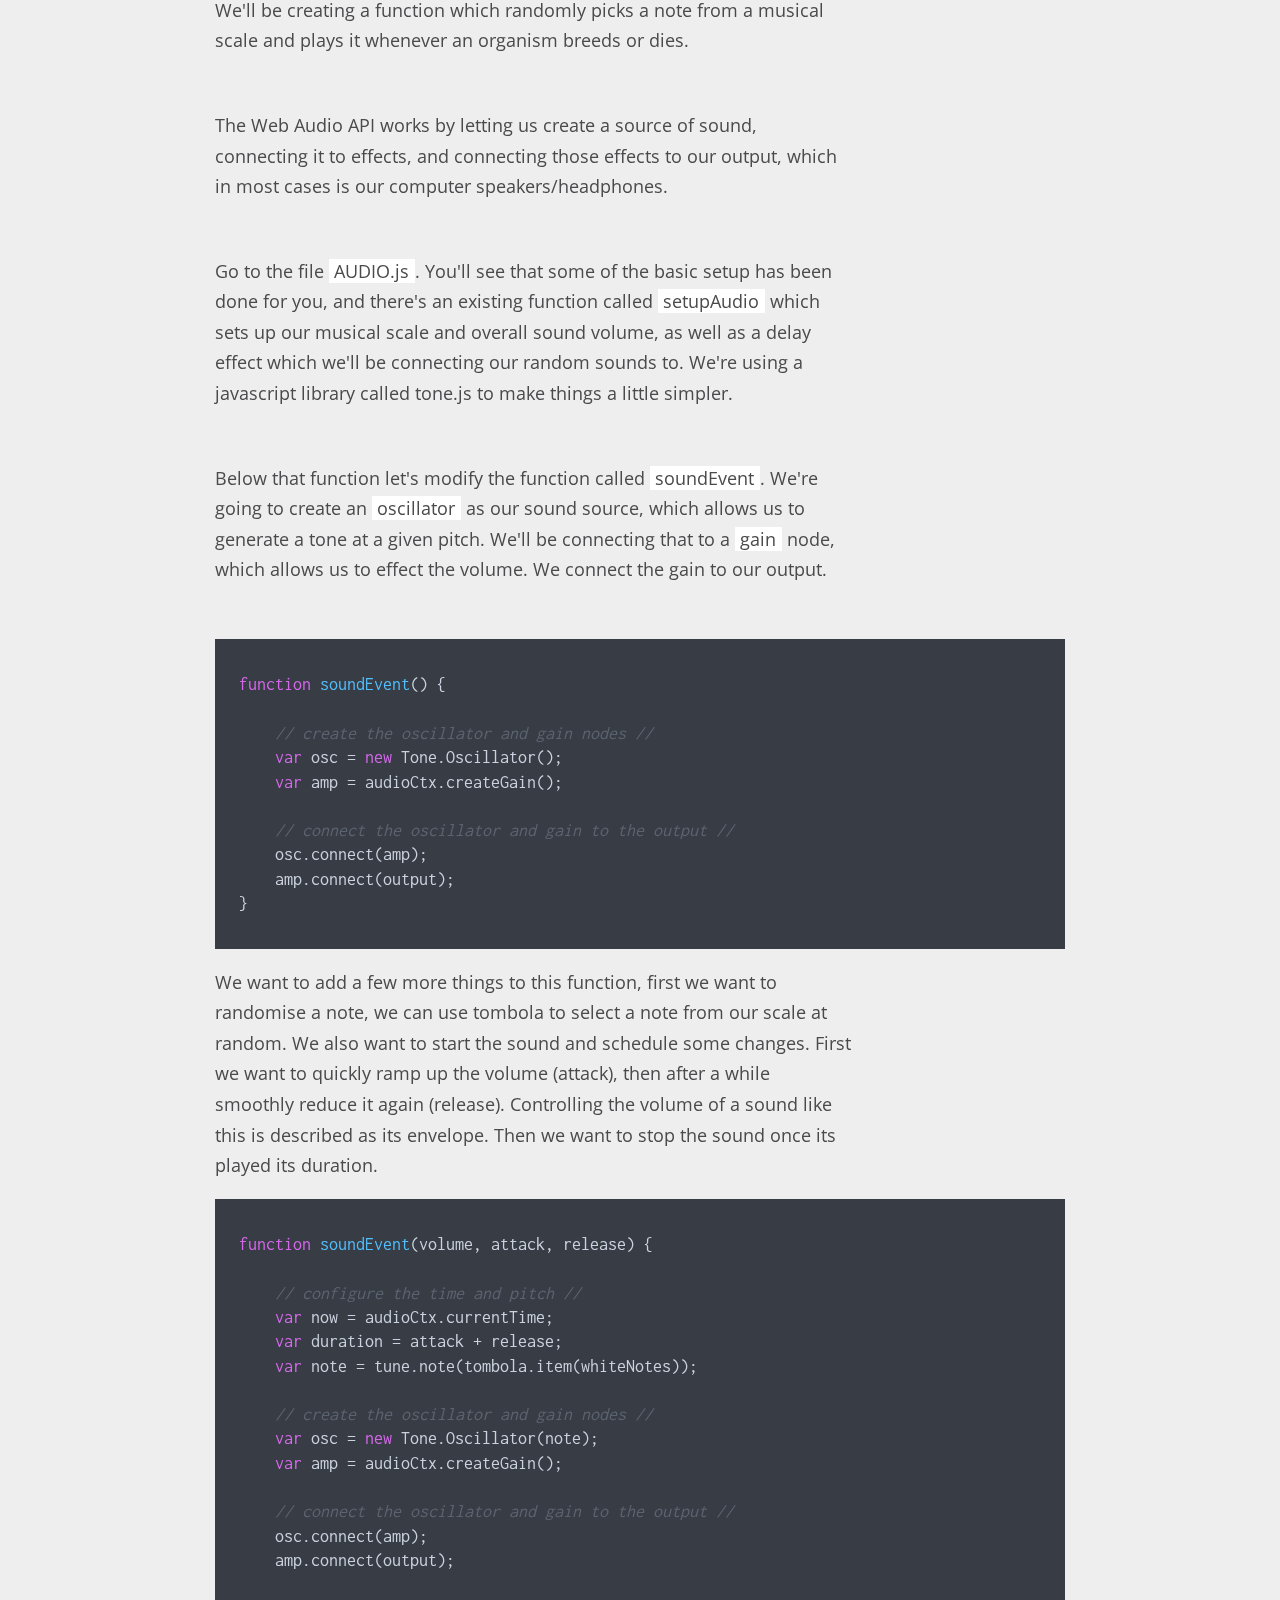
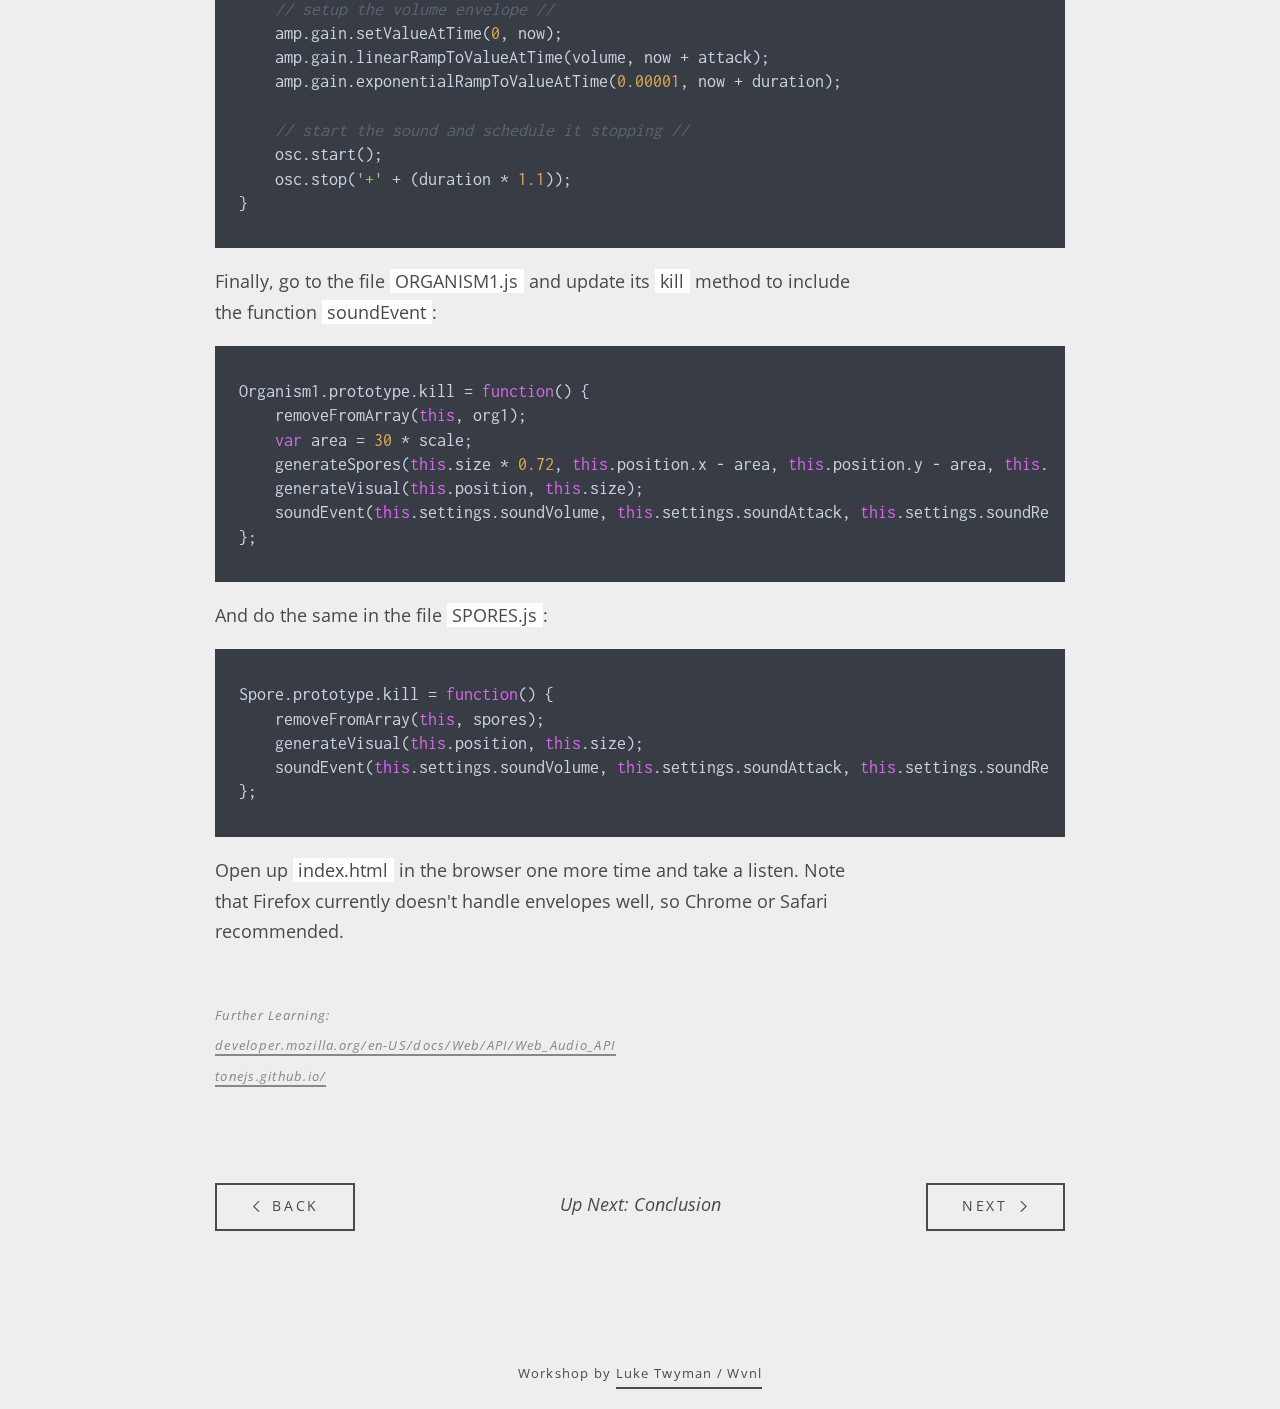
<file: 06-audio-visual.html>
<!DOCTYPE html>
<html lang="en">
<head>
    <meta name="viewport" content="width=device-width, initial-scale=1">
    <meta charset="UTF-8">
    <title>CODE // EXPLORE // CREATE // DAY 1</title>

    <link href="css/style.css" rel="stylesheet" type="text/css" />
    <link href="css/atom.min.css" rel="stylesheet" type="text/css" />

    <script src="js/highlight.pack.js"></script>
    <script>hljs.initHighlightingOnLoad();</script>

    <link href="https://fonts.googleapis.com/css?family=Inconsolata:400,700|Open+Sans:400,700,i400" rel="stylesheet">

</head>

<body>

    <header>
        <div class='tt'>CODE //</div>
        <div class='tt'>EXPLORE //</div>
        <div class='tt'>CREATE //</div>
        <div id='day'>01</div>
    </header>

    <div id='sideText'>Building Musical Worlds</div>

    <div id='main'>

        <h1>Audio - Visual</h1>
        <p>Next we'll be adding visual & sound indication to our organisms actions. First let's create a quick visual object.</p>

        <h3>Visuals</h3>
        <p class='short'>Head to the file <mark>VISUAL.js</mark>. There, let's update the constructor function to look like this, setting a size, position and alpha transparency as its properties:</p>

        <pre><code class='js'>
function Visual(x, y, size) {
    this.settings = visualSettings;
    this.position = new Point(x, y);
    this.size = size * scale;
    this.alpha = 100;
}
        </code></pre>

        <p class='short'>Now, we'll write the <mark>update</mark> method to grow and fade the visual every frame, until it fades out entirely, at which point we remove it.</p>

        <pre><code class='js'>
Visual.prototype.update = function() {
    // fade and grow //
    this.alpha -= 2;
    this.size++;

    // destroy when fully faded //
    if (this.alpha <= 0) {
        removeFromArray(this, visuals);
    }
};
        </code></pre>

        <p class='short'>Next, we'll update the <mark>draw</mark> method to create a pair of expanding circles:</p>

        <pre><code class='js'>
Visual.prototype.draw = function() {
    // drawing style //
    ctx.globalAlpha = this.alpha/100;
    ctx.strokeStyle = this.settings.color;
    ctx.lineWidth = 4 * scale;

    // draw circles //
    ctx.beginPath();
    ctx.arc(this.position.x, this.position.y, this.size, 0, TAU);
    ctx.moveTo(this.position.x + this.size + 10, this.position.y);
    ctx.arc(this.position.x, this.position.y, this.size + 10, 0, TAU);
    ctx.stroke();
    ctx.globalAlpha = 1;
};
        </code></pre>

        <p class='short'>Then we need to head to <mark>MAIN.js</mark> and create an instance generate function for visual, and call <mark>update</mark> & <mark>draw</mark> on its instances, as we've done before.</p>
        <p class='short'>Within the <mark>draw</mark> function add:</p>

        <pre><code class='js'>
for (var i=0; i&lt;visuals.length; i++) {
    visuals[i].draw();
}
        </code></pre>

        <p class='short'>Within the <mark>update</mark> function add:</p>

        <pre><code class='js'>
for (var i=0; i&lt;visuals.length; i++) {
    visuals[i].update();
}
        </code></pre>

        <p class='short'>Update the function <mark>generateVisual</mark> to look like:</p>

        <pre><code class='js'>
function generateVisual(position, size) {
    visuals.push( new Visual(position.x, position.y, size * 2) );
}
        </code></pre>

        <p class='short'>Finally, go to the file <mark>ORGANISM1.js</mark> and update its <mark>kill</mark> method to include the function <mark>generateVisual</mark>:</p>

        <pre><code class='js'>
Organism1.prototype.kill = function() {
    removeFromArray(this, org1);
    var area = 30 * scale;
    generateSpores(this.size * 0.72, this.position.x - area, this.position.y - area, this.position.x + area, this.position.y + area);
    generateVisual(this.position, this.size);
};
        </code></pre>

        <p class='short'>And do the same in the file <mark>SPORES.js</mark>:</p>

        <pre><code class='js'>
Spore.prototype.kill = function() {
    removeFromArray(this, spores);
    generateVisual(this.position, this.size);
};
        </code></pre>

        <p>Now we have some nice visual indications of the organism events. Let's look at adding sounds.</p>


        <h3>Audio</h3>
        <p>We'll be using the <a href='https://developer.mozilla.org/en-US/docs/Web/API/Web_Audio_API' target='_blank'>Web Audio API</a> which is a powerful & exciting way that we can use javascript to create and control sound right in the browser. We'll be creating a function which randomly picks a note from a musical scale and plays it whenever an organism breeds or dies.</p>

        <p>The Web Audio API works by letting us create a source of sound, connecting it to effects, and connecting those effects to our output, which in most cases is our computer speakers/headphones.</p>

        <p>Go to the file <mark>AUDIO.js</mark>. You'll see that some of the basic setup has been done for you, and there's an existing function called <mark>setupAudio</mark> which sets up our musical scale and overall sound volume, as well as a delay effect which we'll be connecting our random sounds to. We're using a javascript library called tone.js to make things a little simpler.</p>

        <p>Below that function let's modify the function called <mark>soundEvent</mark>. We're going to create an <mark>oscillator</mark> as our sound source, which allows us to generate a tone at a given pitch. We'll be connecting that to a <mark>gain</mark> node, which allows us to effect the volume. We connect the gain to our output.</p>

        <pre><code class='js'>
function soundEvent() {

    // create the oscillator and gain nodes //
    var osc = new Tone.Oscillator();
    var amp = audioCtx.createGain();

    // connect the oscillator and gain to the output //
    osc.connect(amp);
    amp.connect(output);
}
        </code></pre>

        <p class='short'>We want to add a few more things to this function, first we want to randomise a note, we can use tombola to select a note from our scale at random. We also want to start the sound and schedule some changes. First we want to quickly ramp up the volume (attack), then after a while smoothly reduce it again (release). Controlling the volume of a sound like this is described as its envelope. Then we want to stop the sound once its played its duration.</p>

        <pre><code class='js'>
function soundEvent(volume, attack, release) {

    // configure the time and pitch //
    var now = audioCtx.currentTime;
    var duration = attack + release;
    var note = tune.note(tombola.item(whiteNotes));

    // create the oscillator and gain nodes //
    var osc = new Tone.Oscillator(note);
    var amp = audioCtx.createGain();

    // connect the oscillator and gain to the output //
    osc.connect(amp);
    amp.connect(output);

    // setup the volume envelope //
    amp.gain.setValueAtTime(0, now);
    amp.gain.linearRampToValueAtTime(volume, now + attack);
    amp.gain.exponentialRampToValueAtTime(0.00001, now + duration);

    // start the sound and schedule it stopping //
    osc.start();
    osc.stop('+' + (duration * 1.1));
}
        </code></pre>

        <p class='short'>Finally, go to the file <mark>ORGANISM1.js</mark> and update its <mark>kill</mark> method to include the function <mark>soundEvent</mark>:</p>

        <pre><code class='js'>
Organism1.prototype.kill = function() {
    removeFromArray(this, org1);
    var area = 30 * scale;
    generateSpores(this.size * 0.72, this.position.x - area, this.position.y - area, this.position.x + area, this.position.y + area);
    generateVisual(this.position, this.size);
    soundEvent(this.settings.soundVolume, this.settings.soundAttack, this.settings.soundRelease);
};
        </code></pre>

        <p class='short'>And do the same in the file <mark>SPORES.js</mark>:</p>

        <pre><code class='js'>
Spore.prototype.kill = function() {
    removeFromArray(this, spores);
    generateVisual(this.position, this.size);
    soundEvent(this.settings.soundVolume, this.settings.soundAttack, this.settings.soundRelease);
};
        </code></pre>

        <p>Open up <mark>index.html</mark> in the browser one more time and take a listen. Note that Firefox currently doesn't handle envelopes well, so Chrome or Safari recommended.</p>

        <div class='further'>
            Further Learning:<br />
            <a href='https://developer.mozilla.org/en-US/docs/Web/API/Web_Audio_API' target='_blank'>developer.mozilla.org/en-US/docs/Web/API/Web_Audio_API</a><br />
            <a href='https://tonejs.github.io/' target='_blank'>tonejs.github.io/</a>
        </div>

        <div id='buttons'>
            <a href='05-behaviour.html' class='btn back'>
                <div class='icon left'><SVG viewBox="0 0 100 100" preserveAspectRatio="none">
                    <path d="M75 1  L25 50  L75 99" vector-effect="non-scaling-stroke" stroke="currentColor" stroke-width="1.1" fill="none"></path>
                </SVG></div>
                Back
            </a>

            <div id='nextSection'>Up Next: Conclusion</div>

            <a href='07-conclusion.html' class='btn next'>
                Next
                <div class='icon right'><SVG viewBox="0 0 100 100" preserveAspectRatio="none">
                    <path d="M25 1  L75 50  L25 99" vector-effect="non-scaling-stroke" stroke="currentColor" stroke-width="1.1" fill="none"></path>
                </SVG></div>
            </a>
        </div>

        <div id='footer' class='small'>
            Workshop by <a href='http://twitter.com/whitevinyluk' target='_blank'>Luke Twyman / Wvnl</a>
        </div>


    </div>


</body>
</html>
</file>
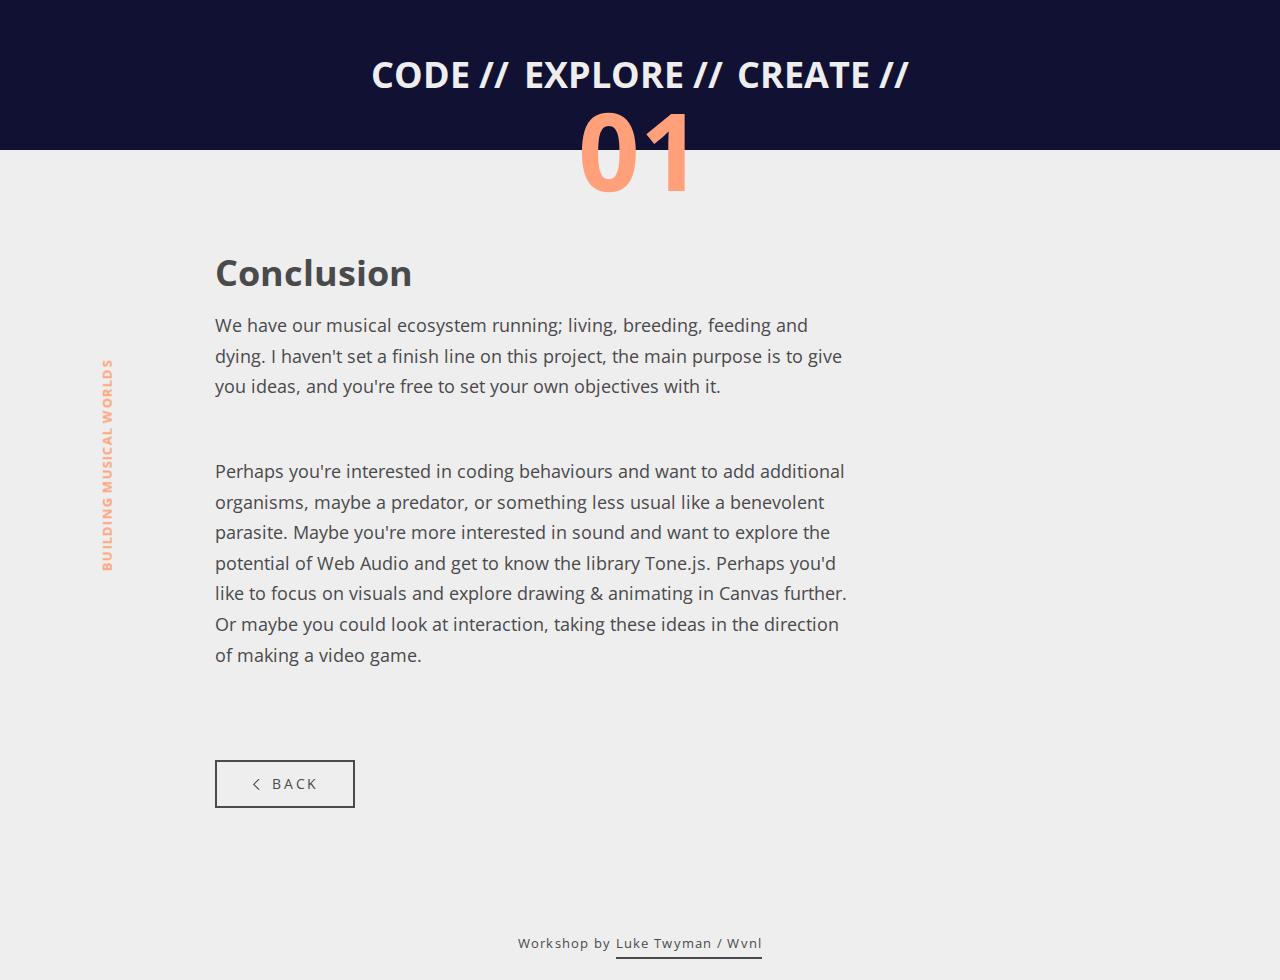
<file: 07-conclusion.html>
<!DOCTYPE html>
<html lang="en">
<head>
    <meta name="viewport" content="width=device-width, initial-scale=1">
    <meta charset="UTF-8">
    <title>CODE // EXPLORE // CREATE // DAY 1</title>

    <link href="css/style.css" rel="stylesheet" type="text/css" />
    <link href="css/atom.min.css" rel="stylesheet" type="text/css" />

    <script src="js/highlight.pack.js"></script>
    <script>hljs.initHighlightingOnLoad();</script>

    <link href="https://fonts.googleapis.com/css?family=Inconsolata:400,700|Open+Sans:400,700,i400" rel="stylesheet">

</head>

<body>

    <header>
        <div class='tt'>CODE //</div>
        <div class='tt'>EXPLORE //</div>
        <div class='tt'>CREATE //</div>
        <div id='day'>01</div>
    </header>

    <div id='sideText'>Building Musical Worlds</div>

    <div id='main'>

        <h1>Conclusion</h1>
        <p>We have our musical ecosystem running; living, breeding, feeding and dying. I haven't set a finish line on this project, the main purpose is to give you ideas, and you're free to set your own objectives with it.</p>
        <p>Perhaps you're interested in coding behaviours and want to add additional organisms, maybe a predator, or something less usual like a benevolent parasite. Maybe you're more interested in sound and want to explore the potential of Web Audio and get to know the library Tone.js. Perhaps you'd like to focus on visuals and explore drawing & animating in Canvas further. Or maybe you could look at interaction, taking these ideas in the direction of making a video game.</p>

        <div id='buttons'>
            <a href='06-audio-visual.html' class='btn back'>
                <div class='icon left'><SVG viewBox="0 0 100 100" preserveAspectRatio="none">
                    <path d="M75 1  L25 50  L75 99" vector-effect="non-scaling-stroke" stroke="currentColor" stroke-width="1.1" fill="none"></path>
                </SVG></div>
                Back
            </a>

            <div id='nextSection'></div>

            <a  class='btn next zero'>
                Next
                <div class='icon right'><SVG viewBox="0 0 100 100" preserveAspectRatio="none">
                    <path d="M25 1  L75 50  L25 99" vector-effect="non-scaling-stroke" stroke="currentColor" stroke-width="1.1" fill="none"></path>
                </SVG></div>
            </a>
        </div>

        <div id='footer' class='small'>
            Workshop by <a href='http://twitter.com/whitevinyluk' target='_blank'>Luke Twyman / Wvnl</a>
        </div>


    </div>


</body>
</html>
</file>
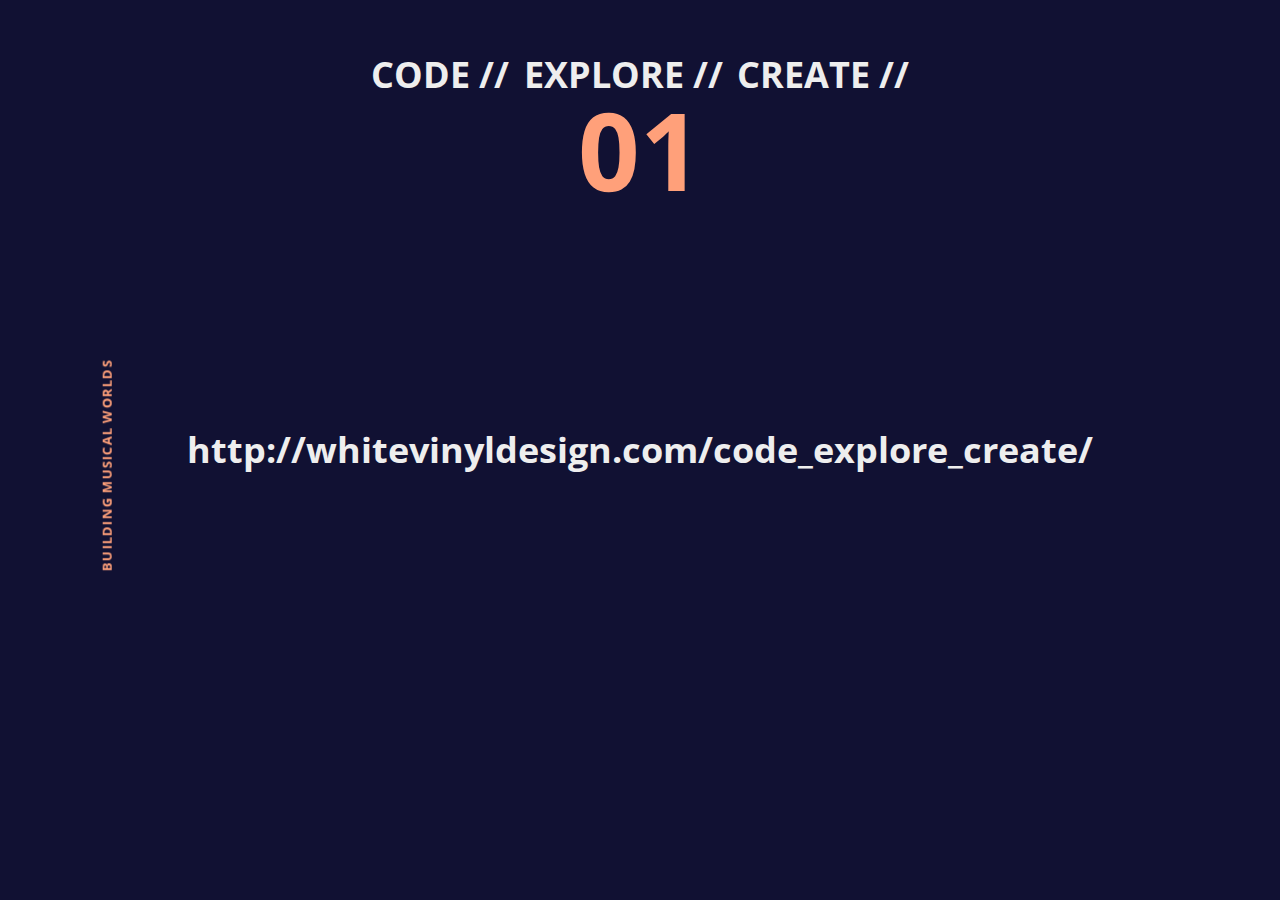
<file: screen.html>
<!DOCTYPE html>
<html lang="en">
<head>
    <meta name="viewport" content="width=device-width, initial-scale=1">
    <meta charset="UTF-8">
    <title>CODE // EXPLORE // CREATE // DAY 1</title>

    <link href="css/style.css" rel="stylesheet" type="text/css" />
    <link href="css/atom.min.css" rel="stylesheet" type="text/css" />

    <script src="js/highlight.pack.js"></script>
    <script>hljs.initHighlightingOnLoad();</script>

    <link href="https://fonts.googleapis.com/css?family=Inconsolata:400,700|Open+Sans:400,700,i400" rel="stylesheet">

</head>

<body>

    <div id='screen'>
        http://whitevinyldesign.com/code_explore_create/
    </div>

    <header>
        <div class='tt'>CODE //</div>
        <div class='tt'>EXPLORE //</div>
        <div class='tt'>CREATE //</div>
        <div id='day'>01</div>
    </header>

    <div id='sideText'>Building Musical Worlds</div>


</body>
</html>
</file>
<file: css/style.css>
body {
    font-family: 'Open Sans','Helvetica', sans-serif;
    font-size: 18px;
    line-height: 1.7em;
    color: #4a4a4c;
    background-color: #eeeeee;

    -webkit-font-smoothing: antialiased;
    -moz-font-smoothing: antialiased;
    -o-font-smoothing: antialiased;
    text-rendering:optimizeLegibility;
}

body, html {
    padding: 0;
    margin: 0;
}

a {
    color: inherit;
    text-decoration: none;

    border-color: inherit;
    border-style: solid;
    border-width: 0 0 2px 0;
    box-sizing: border-box;
}


#menu {
    z-index: 2;
    position: fixed;
    top: 0;
    left: 0;
    display: flex;
    width: 100%;
    height: 0;
    overflow: hidden;
    flex-direction: column;
    align-items: center;
    justify-content: center;
    background-color: #eeeeee;

    -webkit-transition: height 0.4s;
    transition: height 0.4s;
}

.menuItem {
    margin: 10px 0;
}

#hamburger {
    z-index: 2;
    position: fixed;
    top: 20px;
    left: 20px;
    width: 35px;
    height: 35px;
    stroke-width: 4px;
}


h1, h2, h3 {
    margin: 3em 0 0.6em 0;
}

img {
    display: inline-block;
    width: 100%;
    height: auto;
    padding: 0;
    margin: 0 0 3em 0;
}

.small {
    font-size: 0.7em;
    letter-spacing: 0.1em;
    line-height: 1.6em;
}

mark {
    color:inherit;
    background-color: #ffffff;
    padding: 0 0.3em;
}

blockquote {
    display: inline-block;
    padding: 0;
    margin: 1.6em 0;
    font-style: italic;
}



p, .block {
    margin: 0 0 3em 0;
    width: 75%;
    /*width: 50%;*/
}

.short {
    margin-bottom: 1em;
}

.caption {
    margin-top: -6.5em;
    height: 6.5em;
    text-align: right;
    text-transform: uppercase;
    font-weight: 700;
    font-size: 0.5em;
    letter-spacing: 0.1em;
}

.seventyFive {
    width: 75%;
}

/*h1, h2, h3, blockquote, p, .block {
    padding: 0 12.5%;
}*/

code {
    font-size: 1em;
    line-height: 1.35em;
    font-family: 'Inconsolata', Courier, monospace;
}

pre {
    display: block;
    padding: 0 15px;
    background: #383c44;
}

#main {
    width: 90%;
    max-width: 850px;
    margin: 0 auto;
}

header {
    position: relative;
    display: flex;
    align-items: center;
    justify-content: center;
    flex-wrap: wrap;
    width: 90%;
    width: 100%;
    /*max-width: 850px;*/
    min-height: 150px;
    /*margin: 0 auto 30px auto;*/
    text-align: center;
    font-weight: 700;
    padding: 55px;
    box-sizing: border-box;
    background-color: #111133;
    color: #eeeeee;
}

#day {
    position: absolute;
    bottom: -45px;
    right: 50%;
    transform: translate(50%,0);

    width: 90px;
    height: 90px;

    display: flex;
    align-items: center;
    justify-content: center;

    border-width: 0;

    font-size: 6em;
    line-height: 1em;
    text-transform: uppercase;
    text-align: center;

    font-weight: 700;
}

.tt {
    font-size: 2em;
    line-height: 1em;
    display: inline-block;
    margin: 0 0.2em;
}


#sideText {
    position: fixed;
    top: 50%;
    text-transform: uppercase;
    text-align: center;
    font-size: 0.7em;
    letter-spacing: 0.1em;
    font-weight: 700;
    transform: translate(-50%, 0) rotate(-90deg);
    left: 3%;
    left: calc((100% - 850px) / 4);
}

.further {
    color: #88888a;
    font-style: italic;
    font-size: 0.7em;
    letter-spacing: 0.1em;
}
.further a {
    /*display: inline-block;
    float: left;
    clear: both;*/
}


.icon {
    position: relative;
    display: inline-block;
    height: 0.8em;
    width: 0.8em;
    vertical-align: middle;
    padding: 0;
}

.right {
    margin-left: 0.3em;
}

.left {
    margin-right: 0.3em;
}

svg {
    position: absolute;
    top: -1px;
    left: 0;
    width: 100%;
    height: 100%;
}

.zero {
    opacity: 0;
}

.btn {
    display: inline-block;

    border-width: 2px;
    border-color: inherit;
    border-style: solid;
    box-sizing: border-box;

    font-size: 0.75em;
    letter-spacing: 0.2em;
    text-transform: uppercase;

    padding: 0.5em 2.5em;
}
.btn:hover {
    color: #eeeeee;
}


.back {
    /*float: left;*/
}
.next {
    /*float: right;*/
}

#nextSection {
    font-style: italic;
    text-align: center;
    overflow: hidden;
    margin-bottom: 1em;
    padding: 0 30px;
    flex-grow: 1;
}

#buttons {
    display: flex;
    align-items: baseline;

    margin-top: 4em;
    overflow: hidden;
    padding-top: 1em;
}

#footer {
    margin: 10em 0 2em 0;
    text-align: center;
}

#footer a {
    padding: 0.4em 0;
}


a:hover, .btn:hover{
    background-color: lightSalmon;
    border-color: lightSalmon;
}
#day, #sideText, #hamburger, .caption {
    border-color: lightSalmon;
    color: lightSalmon;
}


#screen {
    position: absolute;
    width: 100%;
    height: 100%;
    top: 0;
    left: 0;
    display: flex;
    align-items: center;
    justify-content: center;
    font-size: 2em;
    line-height: 1em;
    font-weight: 700;
    background-color: #111133;
    color: #eeeeee;
}


@media (max-width:1000px){
    #sideText {
        display: none;
    }
}
@media (max-width:800px){
    p {
        width: 100%;
    }
    .back .icon, .next .icon {
        display: none;
    }
}
@media (max-width:400px){
    #hamburger {
        top: 10px;
        left: 10px;
        width: 20px;
        height: 20px;
        stroke-width: 2px;
    }
    header {
        padding: 40px;

    }
    .tt {
        font-size: 1.75em;
    }
    #day {
        font-size: 4em;
    }
    #buttons {
        flex-wrap: wrap;
        justify-content: space-between;
    }
    #nextSection {
    width: 100%;
    order: 1;
  }

  .back, .next {
    order: 2;
  }
}
</file>
<file: css/atom.min.css>
/*

Atom One Dark by Daniel Gamage
Original One Dark Syntax theme from https://github.com/atom/one-dark-syntax

base:    #282c34
mono-1:  #abb2bf
mono-2:  #818896
mono-3:  #5c6370
hue-1:   #56b6c2 // turquoise
hue-2:   #61aeee // blue
hue-3:   #c678dd // purple
hue-4:   #98c379
hue-5:   #e06c75
hue-5-2: #be5046
hue-6:   #d19a66 // orange
hue-6-2: #e6c07b

*/

.hljs {
  display: block;
  overflow-x: auto;
  padding: 0.5em;
  color: #cbd2df;
  background: #383c44;
}

.hljs-comment,
.hljs-quote {
  color: #5c6370;
  font-style: italic;
}

.hljs-doctag,
.hljs-keyword,
.hljs-formula {
  color: #d668ed;
}

.hljs-section,
.hljs-name,
.hljs-selector-tag,
.hljs-deletion,
.hljs-subst {
  color: #e06c75;
}

.hljs-literal {
  color: #46c6d2;
}

.hljs-string,
.hljs-regexp,
.hljs-addition,
.hljs-attribute,
.hljs-meta-string {
  color: #98c379;
}

.hljs-built_in,
.hljs-class .hljs-title {
  color: #e6c07b;
}

.hljs-attr,
.hljs-variable,
.hljs-template-variable,
.hljs-type,
.hljs-selector-class,
.hljs-selector-attr,
.hljs-selector-pseudo,
.hljs-number {
  color: #e1aa56;
}

.hljs-symbol,
.hljs-bullet,
.hljs-link,
.hljs-meta,
.hljs-selector-id,
.hljs-title {
  color: #51befe;
}

.hljs-emphasis {
  font-style: italic;
}

.hljs-strong {
  font-weight: bold;
}

.hljs-link {
  text-decoration: underline;
}
</file>
